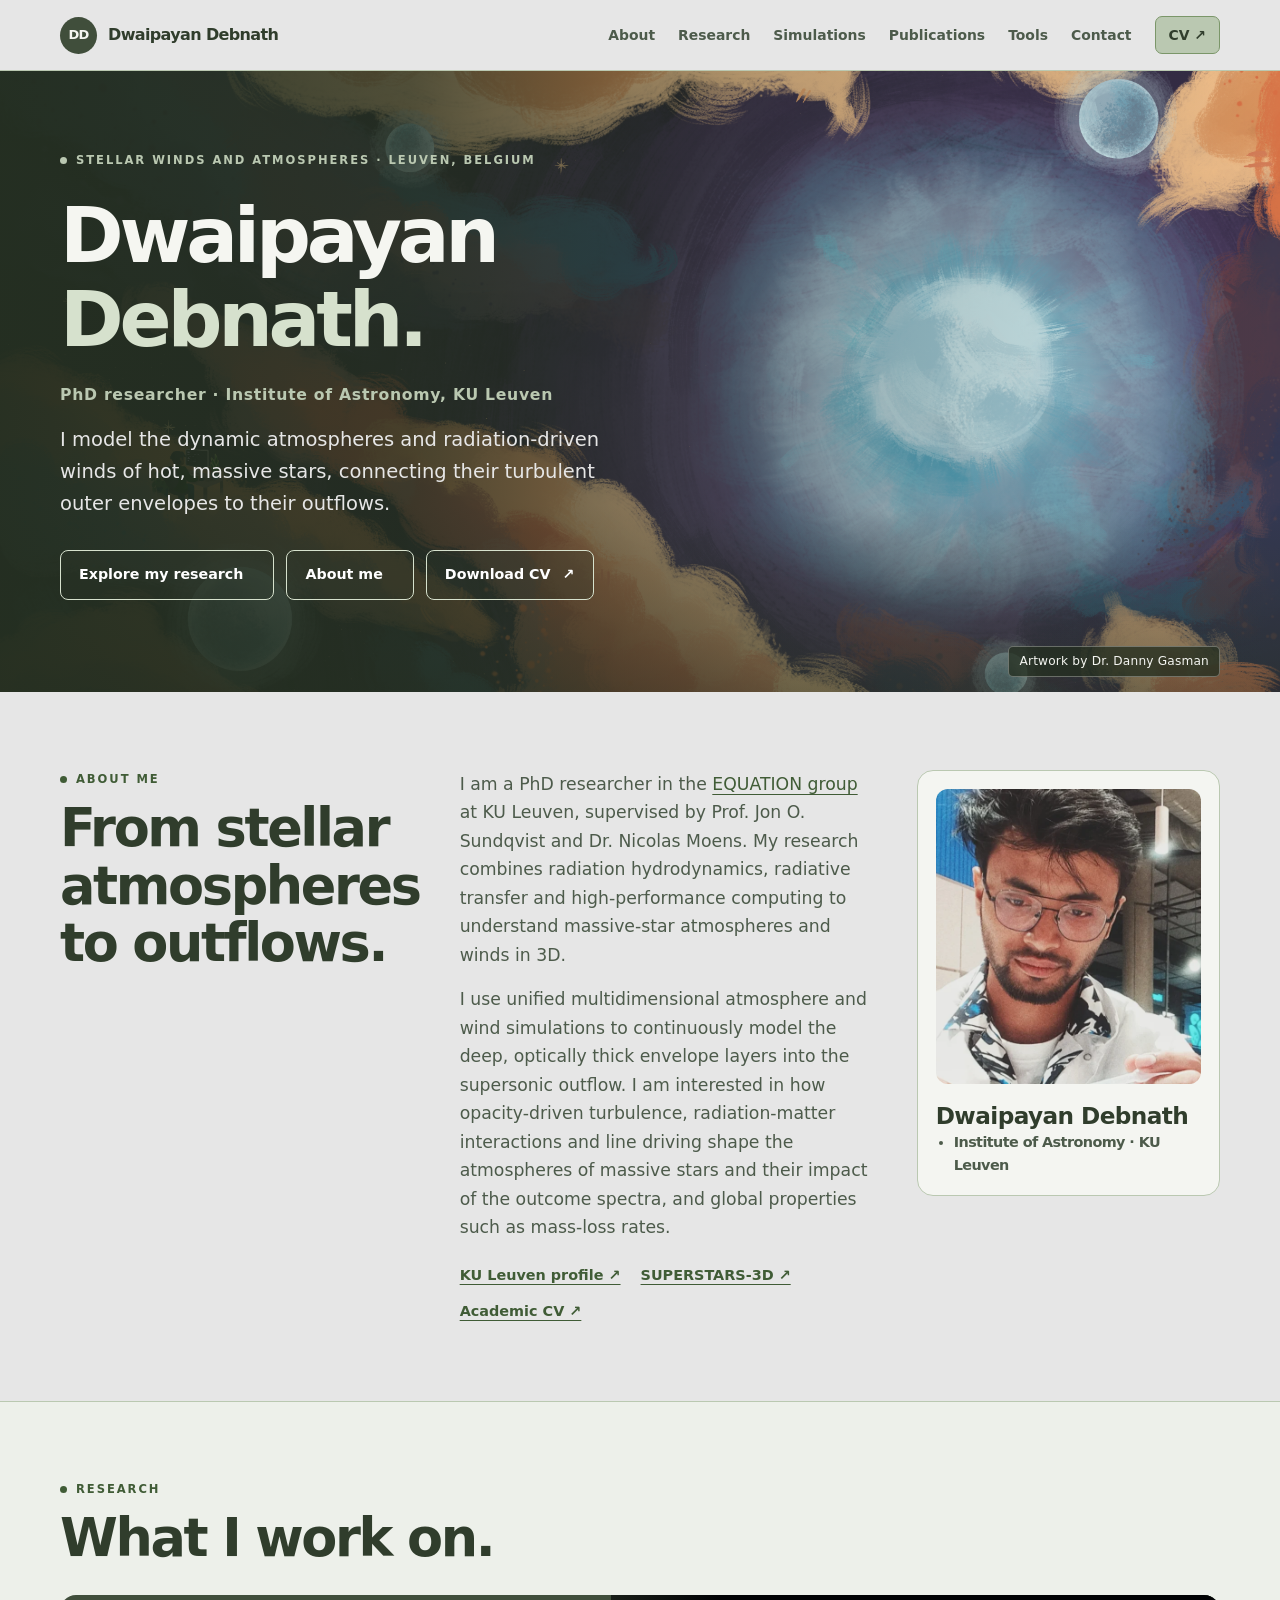
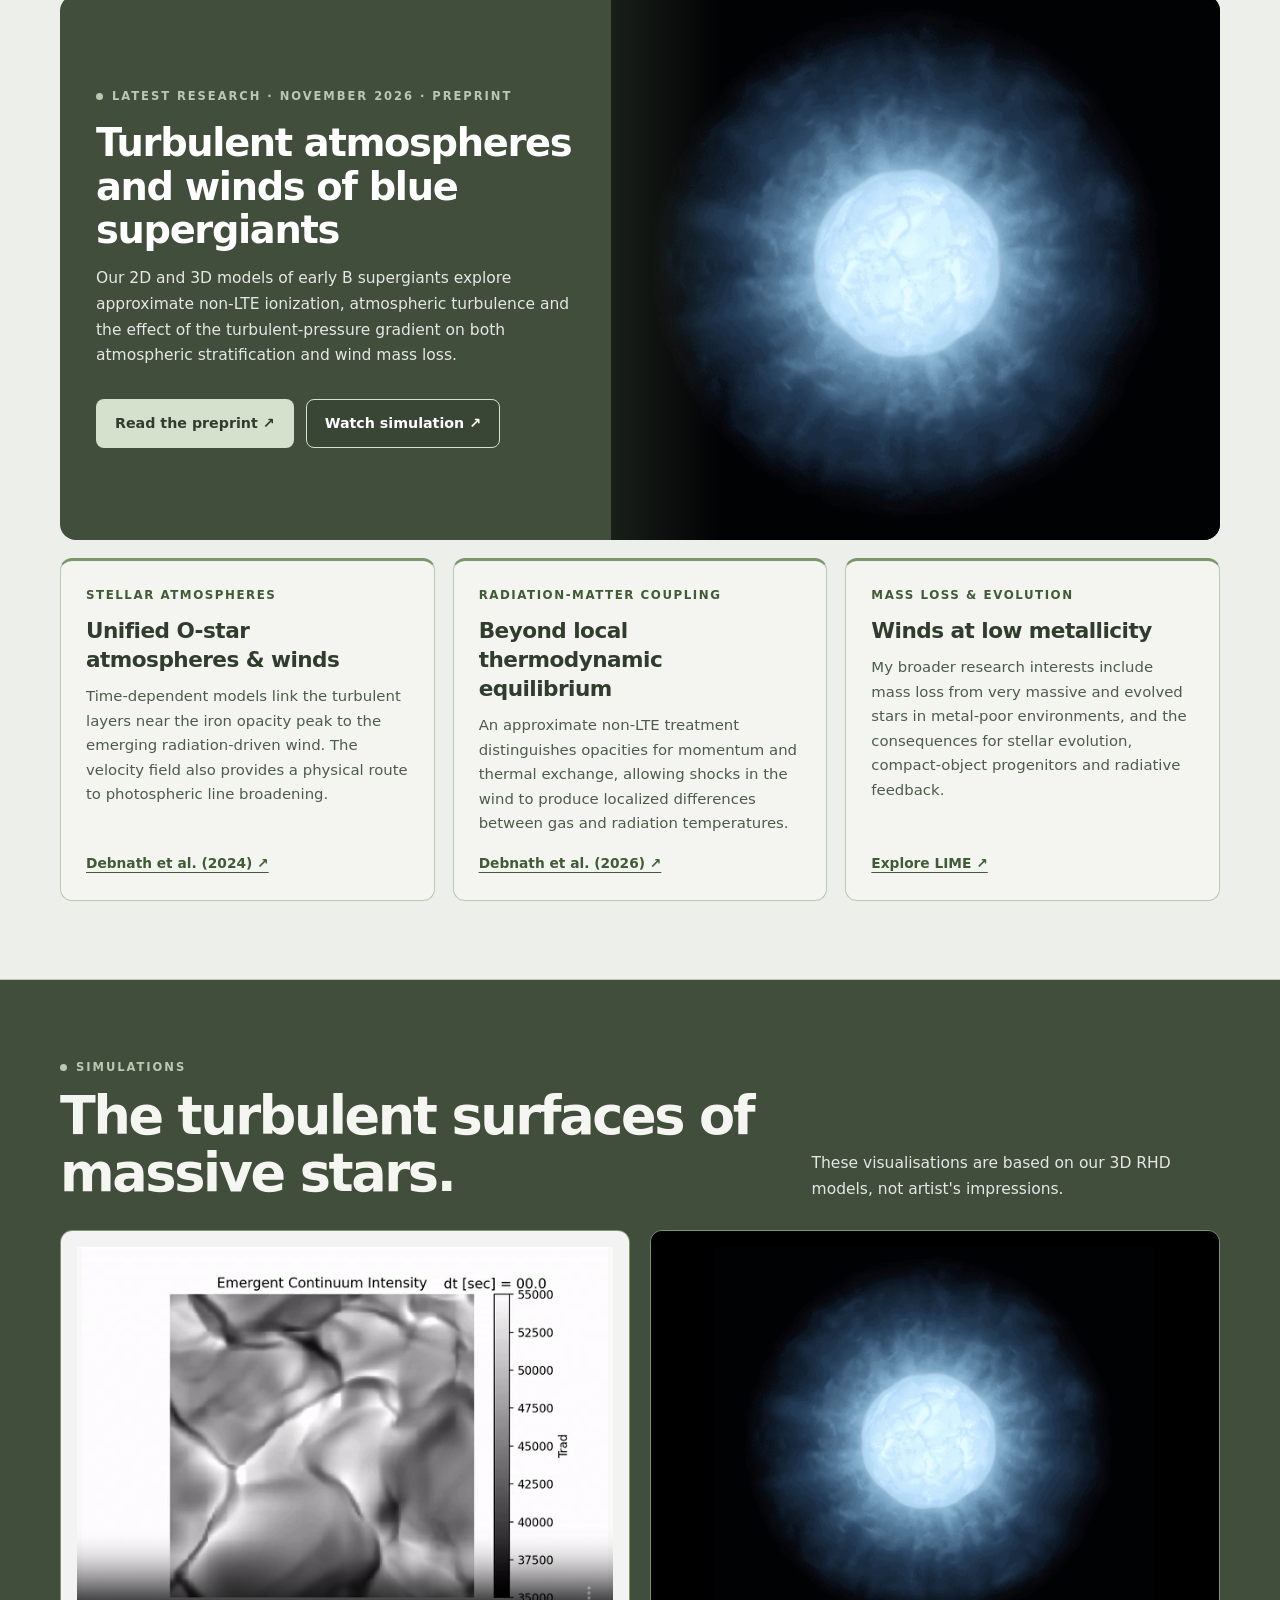
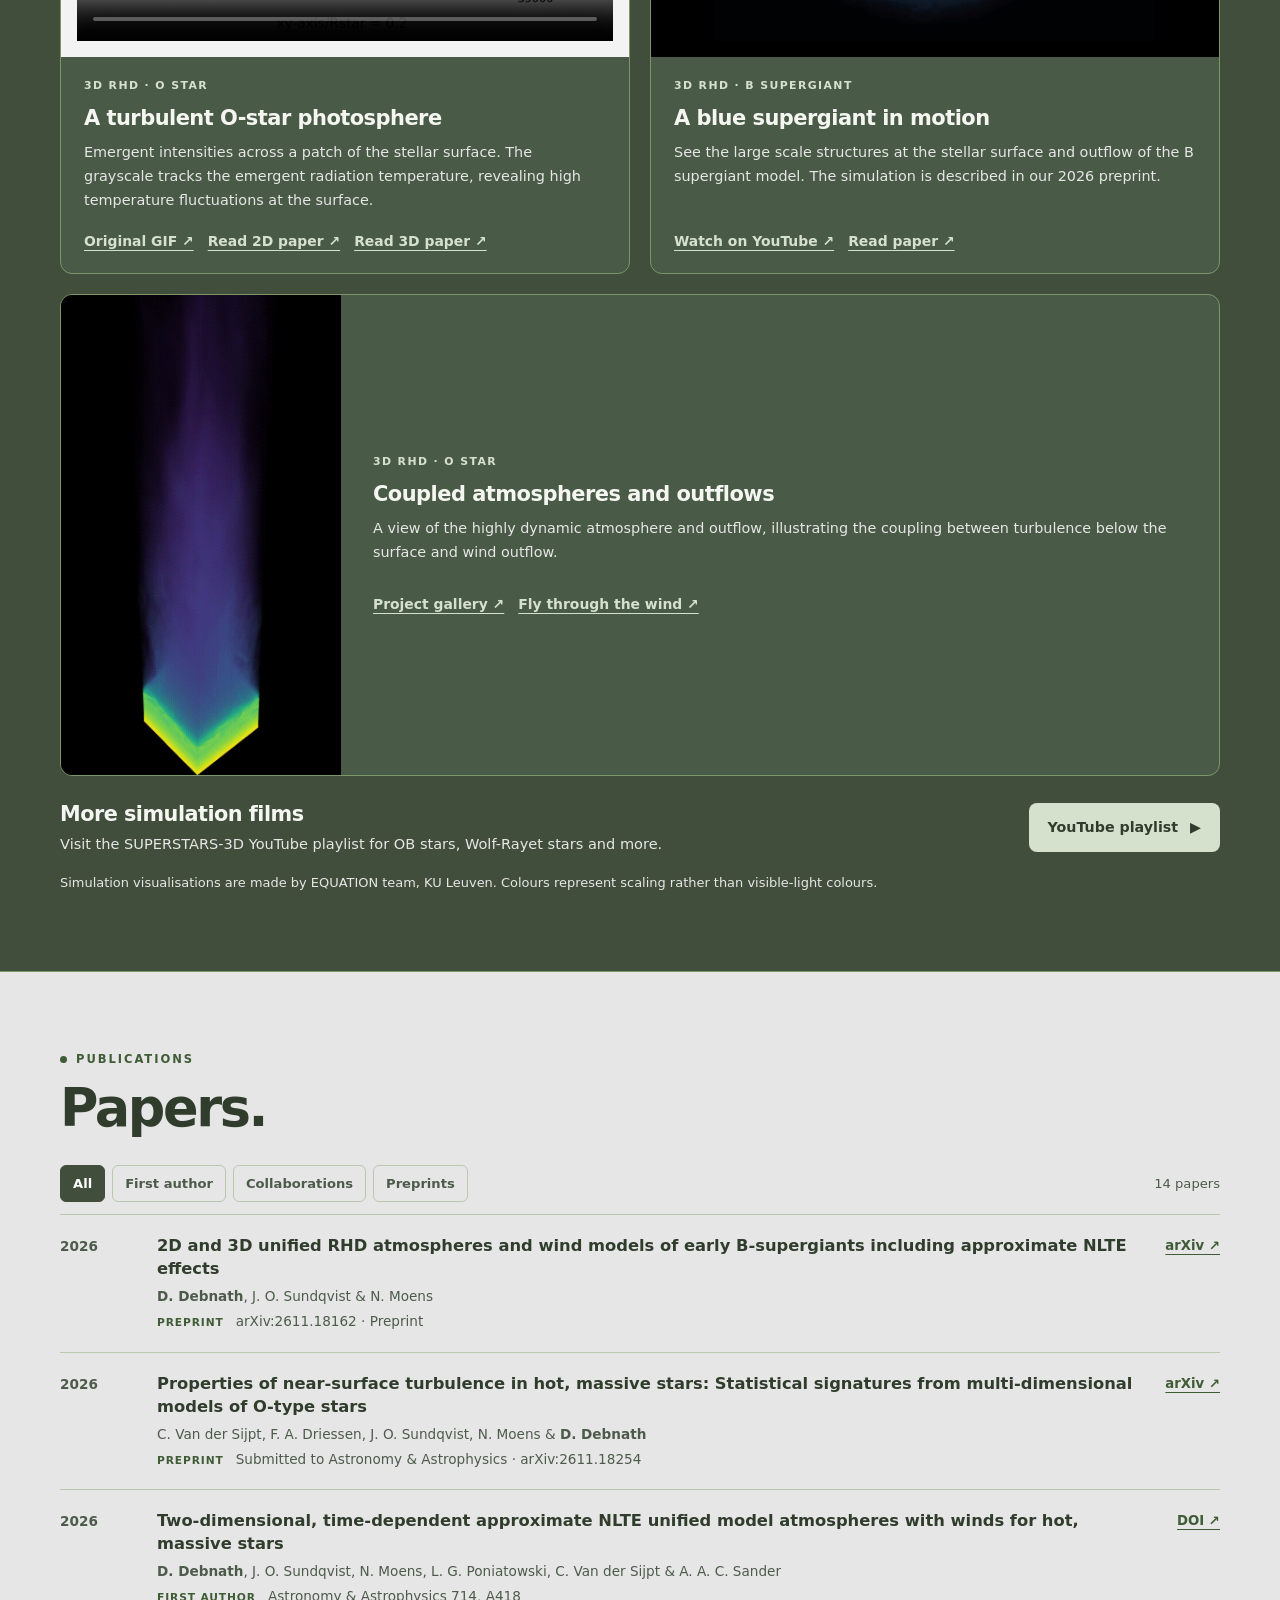
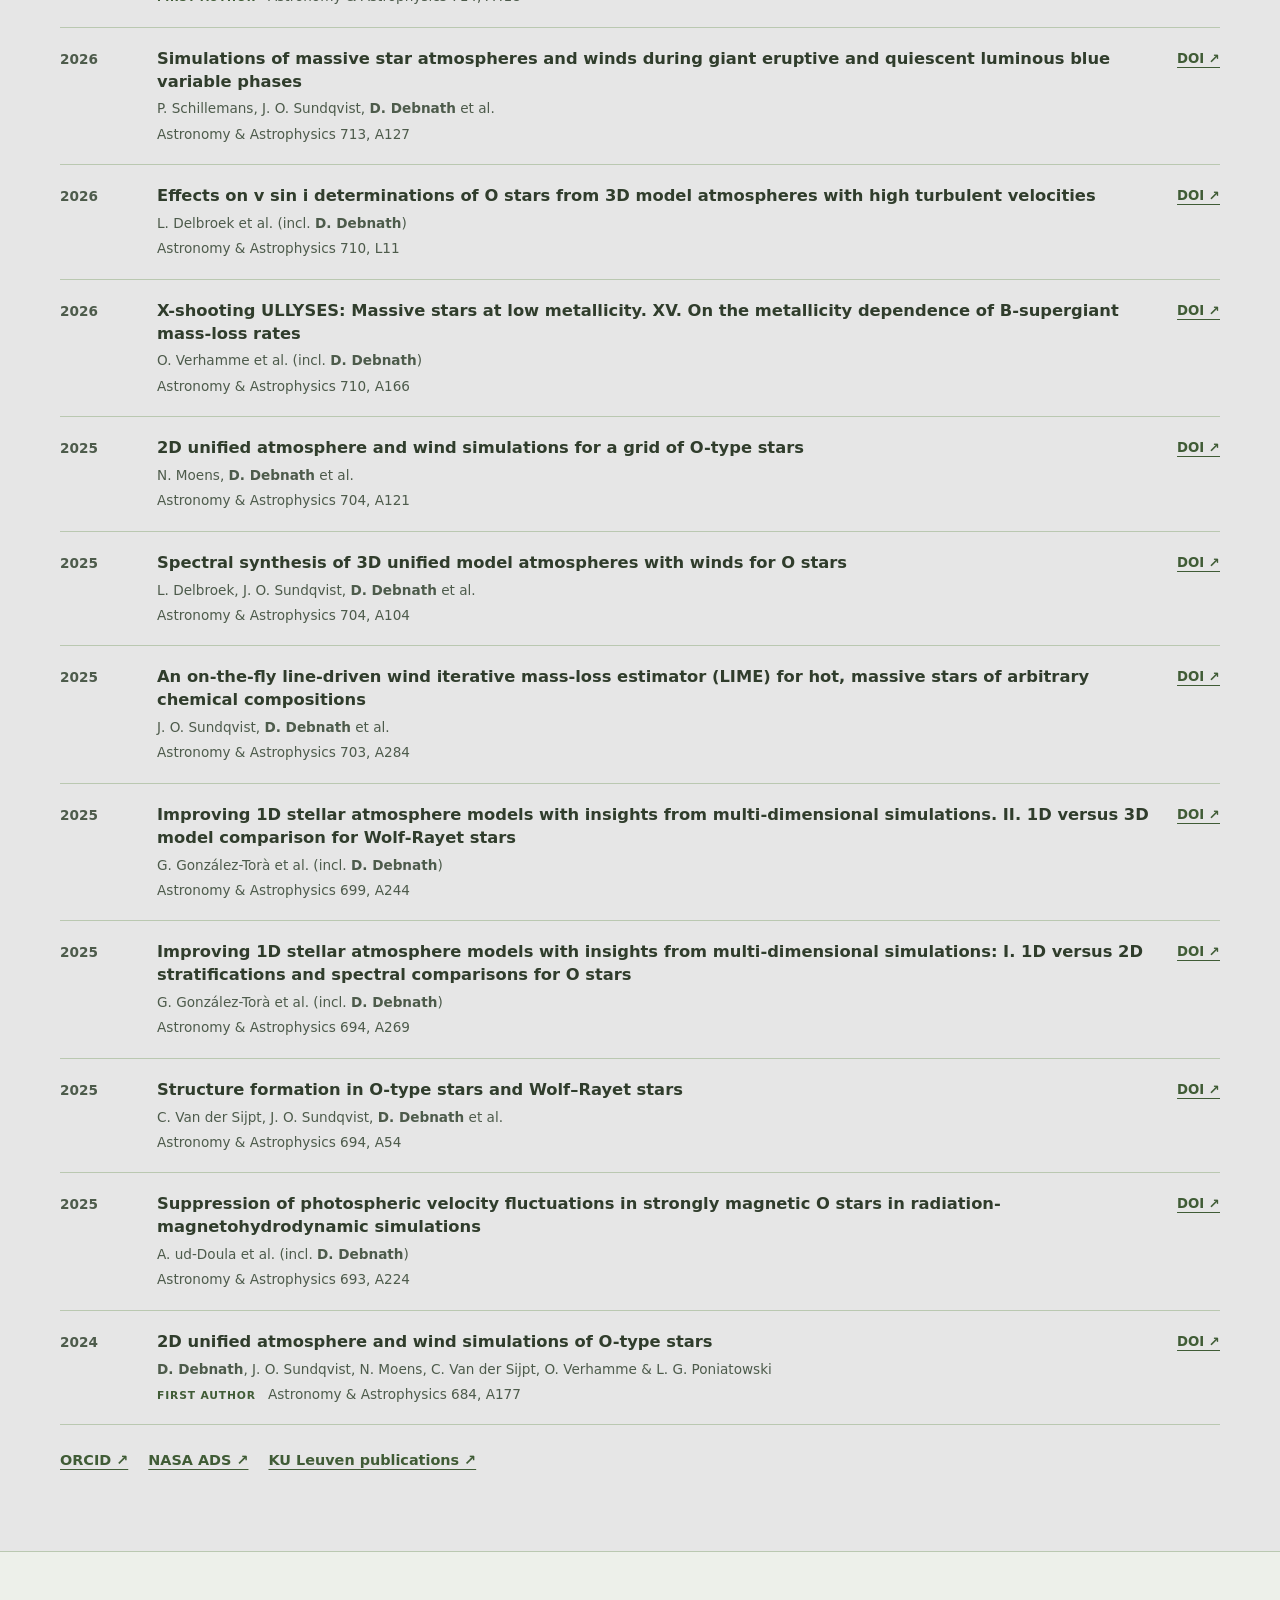
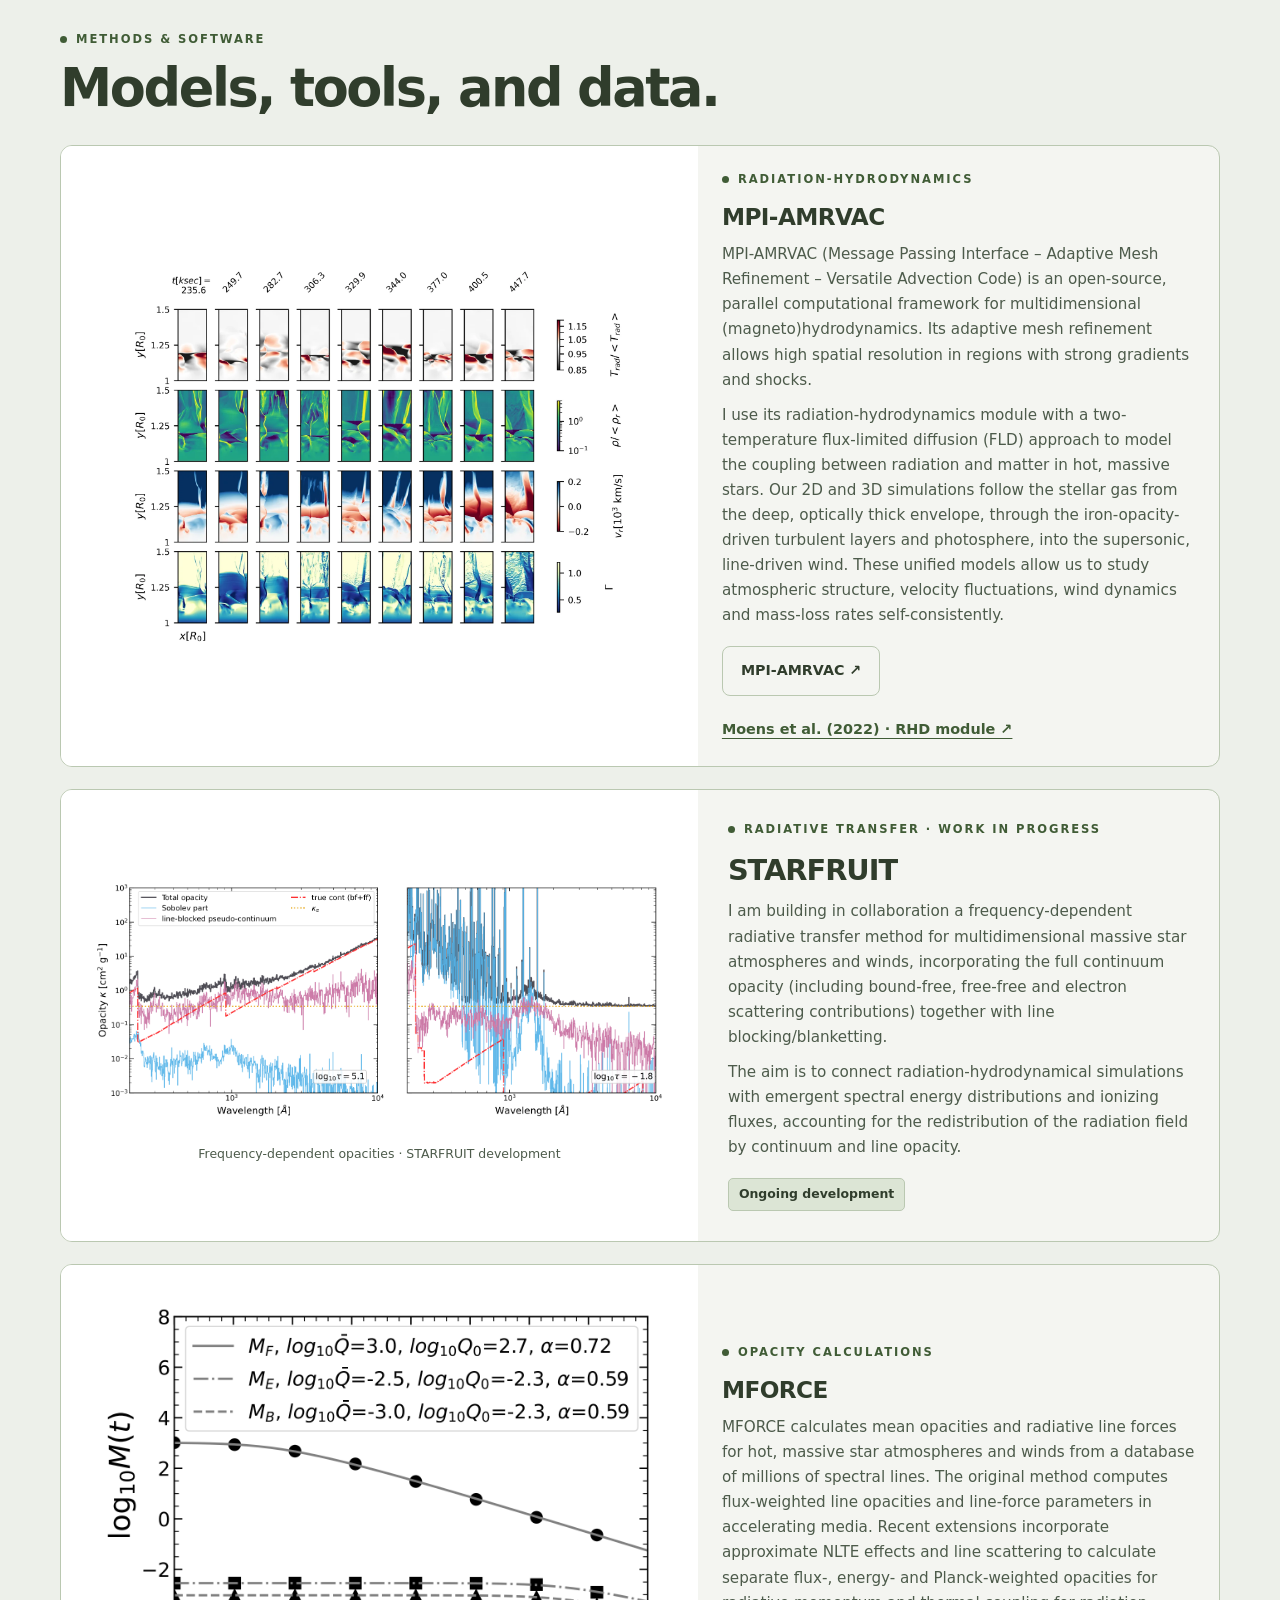
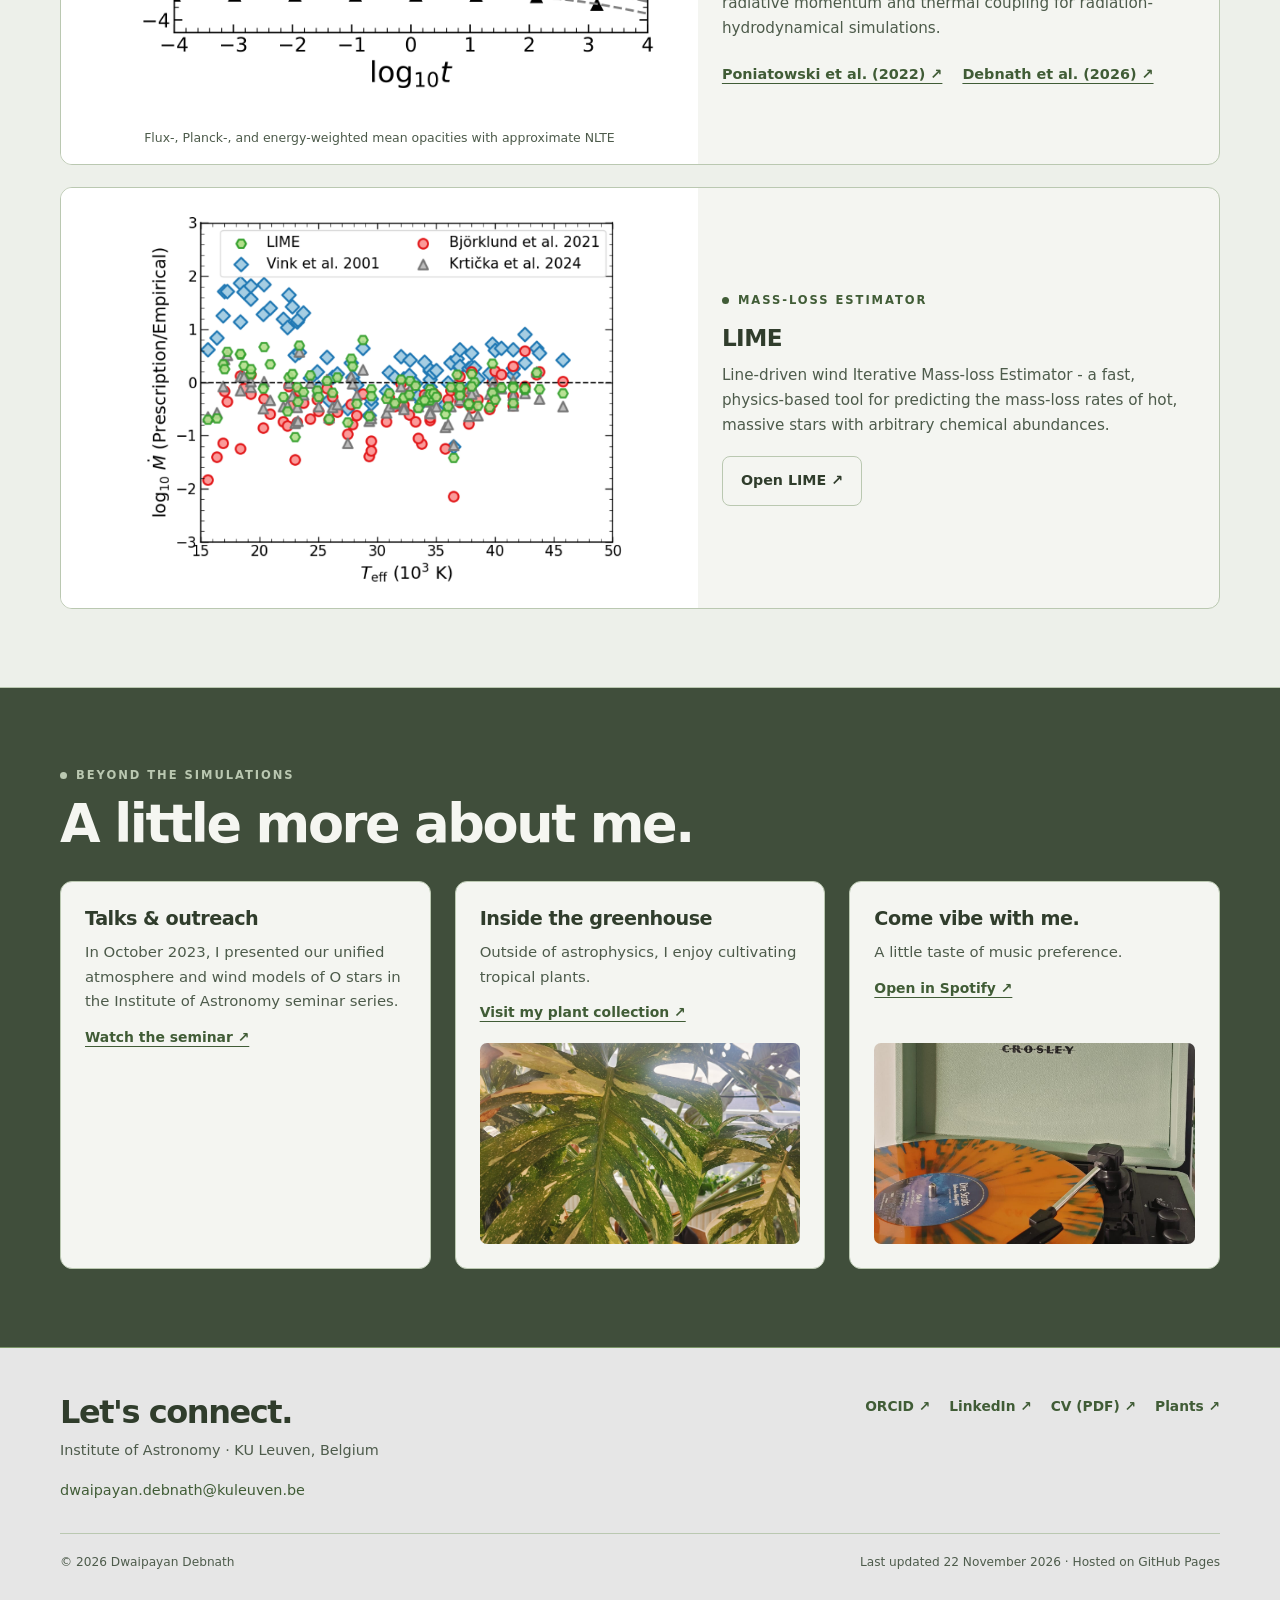
<file: index.html>
<!DOCTYPE html>
<html lang="en" class="no-js"><head>
<meta charset="utf-8"><meta name="viewport" content="width=device-width, initial-scale=1">
<title>Dwaipayan Debnath · Astrophysics</title>
<meta name="description" content="Dwaipayan Debnath, astrophysicist at KU Leuven. Multidimensional radiation hydrodynamics of massive-star atmospheres and winds, non-LTE opacities and stellar mass loss.">
<meta name="author" content="Dwaipayan Debnath"><meta name="google-site-verification" content="bNYJlW4XiFIXmzcXahtivk09VaiMTz0DPajr-knH8Mw">
<link rel="canonical" href="https://ddebnathkul.github.io/"><meta property="og:type" content="website"><meta property="og:title" content="Dwaipayan Debnath · Astrophysics"><meta property="og:description" content="From deep stellar envelopes to supersonic winds."><meta property="og:url" content="https://ddebnathkul.github.io/"><meta property="og:image" content="https://ddebnathkul.github.io/assets/img/portrait.webp"><meta name="theme-color" content="#404e3b">
<link rel="icon" href="assets/favicon.svg" type="image/svg+xml"><link rel="stylesheet" href="assets/css/site.css">
<style>
.sim-card .sim-media.media-fit{display:flex;align-items:center;justify-content:center;aspect-ratio:4/3;min-height:340px;padding:16px;overflow:hidden}
.sim-card .sim-media.media-fit img,.sim-card .sim-media.media-fit video{width:100%;height:100%;object-fit:contain;object-position:center center;display:block}
.sim-card .sim-media.media-fit.media-light{background:#f3f3f3}
.sim-card .sim-media.media-fit.media-dark{background:#000}
.sim-card .sim-media.media-fit.media-tall{min-height:380px;aspect-ratio:1/1}
.sim-card .sim-media.media-fit .video-link{width:100%;height:100%;min-height:0}
.sim-card .sim-media.media-fit .video-link img{width:100%;height:100%;object-fit:cover}
@media (max-width:720px){
  .sim-card .sim-media.media-fit,.sim-card .sim-media.media-fit.media-tall{min-height:260px;aspect-ratio:4/3;padding:10px}
}
/* Full-width card with the original vertical O-star wind animation. */
.sim-grid .sim-card-horizontal {
  grid-column: 1 / -1;
  display: grid;
  grid-template-columns: 280px minmax(0, 1fr);
  align-items: stretch;
}
.sim-card .sim-media.wind-media {
  display: flex;
  align-items: center;
  justify-content: center;
  width: 100%;
  height: 480px;
  aspect-ratio: auto;
  min-height: 0;
  padding: 0;
  overflow: hidden;
  background: #000;
}
.sim-card .sim-media.wind-media img {
  position: static;
  display: block;
  width: 100%;
  height: 100%;
  max-width: 100%;
  max-height: 100%;
  object-fit: contain;
  object-position: center;
  transform: none;
  background: #000;
}
.sim-card-horizontal .details {
  justify-content: center;
  padding: 28px 32px;
}
.sim-card-horizontal .sim-actions {
  margin-top: 12px;
}
@media (max-width: 720px) {
  .sim-grid .sim-card-horizontal {
    grid-template-columns: 1fr;
  }
  .sim-card .sim-media.wind-media {
    height: 440px;
  }
  .sim-card-horizontal .details {
    padding: 20px 23px;
  }
}
.sim-card .sim-media.bsg-media,
.sim-card .sim-media.bsg-media img {
  background: #000;
}

/* STARFRUIT and MFORCE figure cleanup */
.tool-card.starfruit-card{overflow:hidden;border:1px solid var(--line)!important;background:var(--paper)}
.starfruit-figure{margin:0;min-width:0;background:#fff;padding:16px;border:0;box-shadow:none}
.starfruit-figure .zoom-link{display:block;background:#fff}
.starfruit-figure img{display:block;width:100%;height:auto;background:#fff;border:0;box-shadow:none}
.starfruit-figure figcaption{padding:8px 0 0;text-align:center;color:var(--muted);font-size:.78rem}
.tool-card.mforce-card{display:grid;grid-template-columns:1.1fr .9fr;align-items:center;background:var(--paper);border:1px solid var(--line)!important}
.mforce-figure{margin:0;min-width:0;align-self:stretch;display:flex;flex-direction:column;justify-content:center;background:#fff;padding:16px}
.mforce-figure .zoom-link{display:block;background:#fff}
.mforce-figure img{display:block;width:100%;height:auto;background:#fff;border:0;box-shadow:none}
.mforce-figure figcaption{padding:8px 0 0;text-align:center;color:var(--muted);font-size:.78rem}
@media(max-width:720px){.mforce-figure,.starfruit-figure{padding:12px}.tool-card.mforce-card{grid-template-columns:1fr}}
/* Match the greenhouse card to the outreach card while preserving its layout. */
#beyond .small-card.green{background:var(--paper);border-color:var(--line)}

/* Keep the reordered methods cards in a continuous, full-width sequence. */
#tools .tool-card.method-wide{grid-column:1/-1;display:grid;grid-template-columns:1.1fr .9fr;align-items:center}
#tools .method-wide>.zoom-link{min-width:0;align-self:stretch;display:flex;align-items:center;justify-content:center;background:#fff}
#tools .method-wide>.zoom-link img{width:100%;height:auto;max-height:420px;object-fit:contain;padding:16px}
@media(max-width:720px){#tools .tool-card.method-wide{grid-template-columns:1fr}#tools .method-wide>.zoom-link img{max-height:340px}}

/* Three personal-interest cards, with matching backgrounds and responsive images. */
#beyond .personal-grid{grid-template-columns:repeat(3,minmax(0,1fr));gap:24px;align-items:stretch}
#beyond .personal-grid .small-card{display:flex;flex-direction:column;align-items:stretch;gap:0;min-width:0;background:var(--paper);border-color:var(--line)}
#beyond .personal-grid .small-card h3{overflow-wrap:anywhere}
#beyond .personal-grid .small-card .personal-image{display:block;margin-top:auto;padding-top:18px;min-width:0;line-height:0}
#beyond .personal-grid .small-card .personal-image img{display:block;width:100%;height:auto;aspect-ratio:16/10;object-fit:contain;object-position:center;border-radius:7px;background:var(--secondary-soft,#e7ece3)}
@media(max-width:900px){#beyond .personal-grid{gap:16px}#beyond .personal-grid .small-card{padding:20px}}
@media(max-width:720px){#beyond .personal-grid{grid-template-columns:minmax(0,1fr)}#beyond .personal-grid .small-card .personal-image img{max-height:250px}}

/* BEGIN homepage palette and photograph update */
/* Repeat the existing dark / mist / pale-green section rhythm. */
#about, #publications { background: var(--bg, #e6e6e6); }
#research, #tools { background: #edf0ea; }
#beyond {
  background: var(--navy, #404e3b);
  color: #f5f6f1;
  border-color: #7b9669;
}
#beyond .section-title .eyebrow { color: var(--warm, #bac8b1); }
#beyond .personal-grid .small-card {
  background: var(--paper, #f4f5f1);
  color: var(--ink, #303d2c);
  border-color: var(--line, #bac8b1);
}
/* Crop photographs to fill their frames, without letterboxing. */
#beyond .personal-grid .small-card .personal-image img {
  display: block;
  width: 100%;
  height: auto;
  aspect-ratio: 16 / 10;
  object-fit: cover;
  object-position: center;
  background: transparent;
}
/* Return to the mist tone after the dark personal section. */
#contact.footer {
  background: var(--bg, #e6e6e6);
  color: var(--muted, #4d5b4b);
}
#contact.footer h2 { color: var(--ink, #303d2c); }
#contact.footer a { color: var(--blue, #405c36); }
#contact.footer .footer-bottom {
  color: var(--muted, #4d5b4b);
  border-color: var(--line, #bac8b1);
}
/* END homepage palette and photograph update */
</style>
<script type="application/ld+json">{"@context":"https://schema.org","@type":"Person","name":"Dwaipayan Debnath","alternateName":"D. Debnath","jobTitle":"PhD researcher in astrophysics","affiliation":{"@type":"CollegeOrUniversity","name":"KU Leuven","url":"https://www.kuleuven.be"},"url":"https://ddebnathkul.github.io/","image":"https://ddebnathkul.github.io/assets/img/portrait.webp","sameAs":["https://orcid.org/0000-0002-9571-2590","https://www.kuleuven.be/wieiswie/en/person/00141604","https://be.linkedin.com/in/dwaipayan-debnath-a316929b"]}</script>
<script src="assets/js/site.js" defer></script>
</head><body>
<a class="skip" href="#main">Skip to content</a>
<header class="masthead"><nav class="container nav" aria-label="Main navigation"><a class="brand" href="index.html"><span class="brand-mark" aria-hidden="true">DD</span>Dwaipayan Debnath</a><button class="nav-toggle" aria-expanded="false" aria-controls="nav-links">Menu</button><div class="nav-links" id="nav-links"><a href="#about">About</a><a href="#research">Research</a><a href="#highlights">Simulations</a><a href="#publications">Publications</a><a href="#tools">Tools</a><a href="#contact">Contact</a><a class="nav-cv" href="cv.html">CV ↗</a></div></nav></header>
<main id="main">
<section class="hero" aria-labelledby="hero-title"><div class="container hero-grid"><div><div class="eyebrow">Stellar winds and atmospheres · Leuven, Belgium</div><h1 id="hero-title">Dwaipayan <span>Debnath.</span></h1><div class="role">PhD researcher · Institute of Astronomy, KU Leuven</div><p class="intro">I model the dynamic atmospheres and radiation-driven winds of hot, massive stars, connecting their turbulent outer envelopes to their outflows.</p><div class="actions"><a class="button ghost" href="#research">Explore my research <span aria-hidden="true"></span></a><a class="button ghost" href="#about">About me <span aria-hidden="true"></span></a><a class="button ghost" href="cv.pdf">Download CV <span aria-hidden="true">↗</span></a></div></div></div><div class="container hero-credit-wrap"><p class="hero-credit">Artwork by Dr. Danny Gasman</p></div></section>
<section id="about" class="section"><div class="container about"><div><div class="eyebrow">About me</div><h2>From stellar atmospheres to outflows.</h2></div><div class="body-copy"><p>I am a PhD researcher in the <a href="https://fys.kuleuven.be/ster/research-projects/equation-folder/equation-home">EQUATION group</a> at KU Leuven, supervised by Prof. Jon O. Sundqvist and Dr. Nicolas Moens. My research combines radiation hydrodynamics, radiative transfer and high-performance computing to understand massive-star atmospheres and winds in 3D.</p><p> I use unified multidimensional atmosphere and wind simulations to continuously model the deep, optically thick envelope layers into the supersonic outflow. I am interested in how opacity-driven turbulence, radiation-matter interactions and line driving shape the atmospheres of massive stars and their impact of the outcome spectra, and global properties such as mass-loss rates.</p><div class="text-links"><a href="https://www.kuleuven.be/wieiswie/en/person/00141604">KU Leuven profile ↗</a><a href="https://fys.kuleuven.be/ster/research-projects/superstars-3d">SUPERSTARS-3D ↗</a><a href="cv.html">Academic CV ↗</a></div></div><aside class="about-profile"><img src="assets/img/portrait.webp" alt="Portrait of Dwaipayan Debnath" width="615" height="650"><h3>Dwaipayan Debnath<ul><li>Institute of Astronomy · KU Leuven</aside></div></section>
<section id="research" class="section"><div class="container"><div class="section-title"><div><div class="eyebrow">Research</div><h2>What I work on.</h2></div></div>
<article class="paper-feature"><div class="feature-copy"><div class="eyebrow">Latest research · November 2026 · Preprint</div><h3>Turbulent atmospheres and winds of blue supergiants</h3><p>Our 2D and 3D models of early B supergiants explore approximate non-LTE ionization, atmospheric turbulence and the effect of the turbulent-pressure gradient on both atmospheric stratification and wind mass loss.</p><div class="actions"><a class="button light" href="https://arxiv.org/abs/2611.18162">Read the preprint ↗</a><a class="button ghost" href="assets/img/b_star.gif">Watch simulation ↗</a></div></div><div class="media"><img src="assets/img/b_star.gif" alt="Animated 3D blue supergiant atmosphere and wind simulation" style="width:100%;height:100%;object-fit:contain;" loading="lazy"></div></article>
<div class="research-grid">
<article class="research-card"><span class="num">STELLAR ATMOSPHERES</span><h3>Unified O-star atmospheres &amp; winds</h3><p>Time-dependent models link the turbulent layers near the iron opacity peak to the emerging radiation-driven wind. The velocity field also provides a physical route to photospheric line broadening.</p><a href="https://doi.org/10.1051/0004-6361/202348206">Debnath et al. (2024) ↗</a></article>
<article class="research-card"><span class="num">RADIATION-MATTER COUPLING</span><h3>Beyond local thermodynamic equilibrium</h3><p>An approximate non-LTE treatment distinguishes opacities for momentum and thermal exchange, allowing shocks in the wind to produce localized differences between gas and radiation temperatures.</p><a href="https://doi.org/10.1051/0004-6361/202660303">Debnath et al. (2026) ↗</a></article>
<article class="research-card"><span class="num">MASS LOSS &amp; EVOLUTION</span><h3>Winds at low metallicity</h3><p>My broader research interests include mass loss from very massive and evolved stars in metal-poor environments, and the consequences for stellar evolution, compact-object progenitors and radiative feedback.</p><a href="https://lime.ster.kuleuven.be/">Explore LIME ↗</a></article>
</div></div></section>
<section id="highlights" class="section simulations"><div class="container"><div class="section-title"><div><div class="eyebrow">Simulations</div><h2>The turbulent surfaces of massive stars.</h2></div><p>These visualisations are based on our 3D RHD models, not artist's impressions.</p></div><div class="sim-grid">
<figure class="sim-card"><div class="sim-media media-fit media-light"><video id="ostar-video" data-autoplay muted loop playsinline controls preload="metadata" poster="assets/img/ostar-poster.webp" aria-label="Animated local patch of an O-star photosphere"><source src="assets/img/ostar-surface.mp4" type="video/mp4"><a href="assets/img/Ostar_surface.gif">Open the original GIF</a></video></div><figcaption class="details"><span class="tag">3D RHD · O star </span><h3>A turbulent O-star photosphere</h3><p>Emergent intensities across a patch of the stellar surface. The grayscale tracks the emergent radiation temperature, revealing high temperature fluctuations at the surface.</p><div class="sim-actions"><a href="assets/img/Ostar_surface.gif">Original GIF ↗</a><a href="https://doi.org/10.1051/0004-6361/202348206">Read 2D paper ↗</a></a><a href="https://doi.org/10.1051/0004-6361/202556421">Read 3D paper ↗</a></div></figcaption></figure>
<figure class="sim-card"><div class="sim-media media-fit bsg-media"><img src="assets/img/b_star.gif" alt="Animated 3D blue supergiant atmosphere and wind simulation" loading="lazy"></div><figcaption class="details"><span class="tag">3D RHD · B supergiant </span><h3>A blue supergiant in motion</h3><p>See the large scale structures at the stellar surface and outflow of the B supergiant model. The simulation is described in our 2026 preprint.</p><div class="sim-actions"><a href="https://www.youtube.com/watch?v=ZTtym99vFFk">Watch on YouTube ↗</a><a href="https://arxiv.org/abs/2611.18162">Read paper ↗</a></div></figcaption></figure>
<figure class="sim-card sim-card-horizontal"><div class="sim-media wind-media"><img src="assets/img/ostar-atmosphere-wind.gif" alt="Time evolution of the gas in a 3D O-star atmosphere and wind" loading="lazy"></div><figcaption class="details"><span class="tag">3D RHD · O star</span><h3>Coupled atmospheres and outflows</h3><p>A view of the highly dynamic atmosphere and outflow, illustrating the coupling between turbulence below the surface and wind outflow.</p><div class="sim-actions"><a href="https://fys.kuleuven.be/ster/research-projects/superstars-3d">Project gallery ↗</a><a href="https://www.youtube.com/watch?v=GnjIa8Vcyk8">Fly through the wind ↗</a></div></figcaption></figure>
</div><div class="playlist"><div><h3>More simulation films</h3><p>Visit the SUPERSTARS-3D YouTube playlist for OB stars, Wolf-Rayet stars and more.</p></div><a class="button light" href="https://www.youtube.com/playlist?list=PLQwcBRqZUpofNHd9Uj8W3k5oSAGP5VfqC">YouTube playlist <span aria-hidden="true">▶</span></a></div><p class="note">Simulation visualisations are made by EQUATION team, KU Leuven. Colours represent scaling rather than visible-light colours.</p></div></section>
<section id="publications" class="section"><div class="container"><div class="section-title"><div><div class="eyebrow">Publications</div><h2>Papers.</h2></div></p></div><div class="pub-top"><div class="filters" role="group" aria-label="Filter publications"><button type="button" data-filter="all" aria-pressed="true">All</button><button type="button" data-filter="first" aria-pressed="false">First author</button><button type="button" data-filter="collab" aria-pressed="false">Collaborations</button><button type="button" data-filter="preprint" aria-pressed="false">Preprints</button></div><span class="pub-count" aria-live="polite"></span></div>
<div class="pub-list" id="publication-list">
<article class="pub-row" data-kind="first preprint"><div class="pub-year">2026</div><div><a class="pub-title" href="https://arxiv.org/abs/2611.18162">2D and 3D unified RHD atmospheres and wind models of early B-supergiants including approximate NLTE effects</a><div class="pub-authors"><strong>D. Debnath</strong>, J. O. Sundqvist &amp; N. Moens</div><div class="pub-journal"><span class=pub-badge>Preprint</span>arXiv:2611.18162 · Preprint</div></div><a class="pub-link" href="https://arxiv.org/abs/2611.18162">arXiv ↗</a></article>
<article class="pub-row" data-kind="collab preprint"><div class="pub-year">2026</div><div><a class="pub-title" href="https://arxiv.org/abs/2611.18254">Properties of near-surface turbulence in hot, massive stars: Statistical signatures from multi-dimensional models of O-type stars</a><div class="pub-authors">C. Van der Sijpt, F. A. Driessen, J. O. Sundqvist, N. Moens &amp; <strong>D. Debnath</strong></div><div class="pub-journal"><span class="pub-badge">Preprint</span>Submitted to Astronomy &amp; Astrophysics · arXiv:2611.18254</div></div><a class="pub-link" href="https://arxiv.org/abs/2611.18254">arXiv ↗</a></article>
<article class="pub-row" data-kind="first"><div class="pub-year">2026</div><div><a class="pub-title" href="https://doi.org/10.1051/0004-6361/202660303">Two-dimensional, time-dependent approximate NLTE unified model atmospheres with winds for hot, massive stars</a><div class="pub-authors"><strong>D. Debnath</strong>, J. O. Sundqvist, N. Moens, L. G. Poniatowski, C. Van der Sijpt &amp; A. A. C. Sander</div><div class="pub-journal"><span class=pub-badge>First author</span>Astronomy &amp; Astrophysics 714, A418</div></div><a class="pub-link" href="https://doi.org/10.1051/0004-6361/202660303">DOI ↗</a></article>
<article class="pub-row" data-kind="collab"><div class="pub-year">2026</div><div><a class="pub-title" href="https://doi.org/10.1051/0004-6361/202660010">Simulations of massive star atmospheres and winds during giant eruptive and quiescent luminous blue variable phases</a><div class="pub-authors">P. Schillemans, J. O. Sundqvist, <strong>D. Debnath</strong> et al.</div><div class="pub-journal">Astronomy &amp; Astrophysics 713, A127</div></div><a class="pub-link" href="https://doi.org/10.1051/0004-6361/202660010">DOI ↗</a></article>
<article class="pub-row" data-kind="collab"><div class="pub-year">2026</div><div><a class="pub-title" href="https://doi.org/10.1051/0004-6361/202660102">Effects on v sin i determinations of O stars from 3D model atmospheres with high turbulent velocities</a><div class="pub-authors">L. Delbroek et al. (incl. <strong>D. Debnath</strong>)</div><div class="pub-journal">Astronomy &amp; Astrophysics 710, L11</div></div><a class="pub-link" href="https://doi.org/10.1051/0004-6361/202660102">DOI ↗</a></article>
<article class="pub-row" data-kind="collab"><div class="pub-year">2026</div><div><a class="pub-title" href="https://doi.org/10.1051/0004-6361/202558274">X-shooting ULLYSES: Massive stars at low metallicity. XV. On the metallicity dependence of B-supergiant mass-loss rates</a><div class="pub-authors">O. Verhamme et al. (incl. <strong>D. Debnath</strong>)</div><div class="pub-journal">Astronomy &amp; Astrophysics 710, A166</div></div><a class="pub-link" href="https://doi.org/10.1051/0004-6361/202558274">DOI ↗</a></article>
<article class="pub-row" data-kind="collab"><div class="pub-year">2025</div><div><a class="pub-title" href="https://doi.org/10.1051/0004-6361/202556825">2D unified atmosphere and wind simulations for a grid of O-type stars</a><div class="pub-authors">N. Moens, <strong>D. Debnath</strong> et al.</div><div class="pub-journal">Astronomy &amp; Astrophysics 704, A121</div></div><a class="pub-link" href="https://doi.org/10.1051/0004-6361/202556825">DOI ↗</a></article>
<article class="pub-row" data-kind="collab"><div class="pub-year">2025</div><div><a class="pub-title" href="https://doi.org/10.1051/0004-6361/202556421">Spectral synthesis of 3D unified model atmospheres with winds for O stars</a><div class="pub-authors">L. Delbroek, J. O. Sundqvist, <strong>D. Debnath</strong> et al.</div><div class="pub-journal">Astronomy &amp; Astrophysics 704, A104</div></div><a class="pub-link" href="https://doi.org/10.1051/0004-6361/202556421">DOI ↗</a></article>
<article class="pub-row" data-kind="collab"><div class="pub-year">2025</div><div><a class="pub-title" href="https://doi.org/10.1051/0004-6361/202554940">An on-the-fly line-driven wind iterative mass-loss estimator (LIME) for hot, massive stars of arbitrary chemical compositions</a><div class="pub-authors">J. O. Sundqvist, <strong>D. Debnath</strong> et al.</div><div class="pub-journal">Astronomy &amp; Astrophysics 703, A284</div></div><a class="pub-link" href="https://doi.org/10.1051/0004-6361/202554940">DOI ↗</a></article>
<article class="pub-row" data-kind="collab"><div class="pub-year">2025</div><div><a class="pub-title" href="https://doi.org/10.1051/0004-6361/202554125">Improving 1D stellar atmosphere models with insights from multi-dimensional simulations. II. 1D versus 3D model comparison for Wolf-Rayet stars</a><div class="pub-authors">G. González-Torà et al. (incl. <strong>D. Debnath</strong>)</div><div class="pub-journal">Astronomy &amp; Astrophysics 699, A244</div></div><a class="pub-link" href="https://doi.org/10.1051/0004-6361/202554125">DOI ↗</a></article>
<article class="pub-row" data-kind="collab"><div class="pub-year">2025</div><div><a class="pub-title" href="https://doi.org/10.1051/0004-6361/202452241">Improving 1D stellar atmosphere models with insights from multi-dimensional simulations: I. 1D versus 2D stratifications and spectral comparisons for O stars</a><div class="pub-authors">G. González-Torà et al. (incl. <strong>D. Debnath</strong>)</div><div class="pub-journal">Astronomy &amp; Astrophysics 694, A269</div></div><a class="pub-link" href="https://doi.org/10.1051/0004-6361/202452241">DOI ↗</a></article>
<article class="pub-row" data-kind="collab"><div class="pub-year">2025</div><div><a class="pub-title" href="https://doi.org/10.1051/0004-6361/202452385">Structure formation in O-type stars and Wolf–Rayet stars</a><div class="pub-authors">C. Van der Sijpt, J. O. Sundqvist, <strong>D. Debnath</strong> et al.</div><div class="pub-journal">Astronomy &amp; Astrophysics 694, A54</div></div><a class="pub-link" href="https://doi.org/10.1051/0004-6361/202452385">DOI ↗</a></article>
<article class="pub-row" data-kind="collab"><div class="pub-year">2025</div><div><a class="pub-title" href="https://doi.org/10.1051/0004-6361/202452375">Suppression of photospheric velocity fluctuations in strongly magnetic O stars in radiation-magnetohydrodynamic simulations</a><div class="pub-authors">A. ud-Doula et al. (incl. <strong>D. Debnath</strong>)</div><div class="pub-journal">Astronomy &amp; Astrophysics 693, A224</div></div><a class="pub-link" href="https://doi.org/10.1051/0004-6361/202452375">DOI ↗</a></article>
<article class="pub-row" data-kind="first"><div class="pub-year">2024</div><div><a class="pub-title" href="https://doi.org/10.1051/0004-6361/202348206">2D unified atmosphere and wind simulations of O-type stars</a><div class="pub-authors"><strong>D. Debnath</strong>, J. O. Sundqvist, N. Moens, C. Van der Sijpt, O. Verhamme &amp; L. G. Poniatowski</div><div class="pub-journal"><span class=pub-badge>First author</span>Astronomy &amp; Astrophysics 684, A177</div></div><a class="pub-link" href="https://doi.org/10.1051/0004-6361/202348206">DOI ↗</a></article>
</div><div class="text-links pub-more"><a href="https://orcid.org/0000-0002-9571-2590">ORCID ↗</a><a href="https://ui.adsabs.harvard.edu/search/q=author%3A%22Debnath%2C%20Dwaipayan%22">NASA ADS ↗</a><a href="https://www.kuleuven.be/wieiswie/en/person/00141604">KU Leuven publications ↗</a></div></div></section>
<section id="tools" class="section"><div class="container"><div class="section-title"><div><div class="eyebrow">Methods &amp; software</div><h2>Models, tools, and data.</h2></div></div><div class="tools-grid"><article class="tool-card method-wide"><a class="zoom-link" href="assets/img/timeseries.png" data-zoom><img src="assets/img/timeseries-web.webp" alt="Time series of temperature, density, velocity, and Eddington factor in a 2D O-star atmosphere and wind model" loading="lazy" width="1600" height="1231"></a><div class="tool-copy"><div class="eyebrow">Radiation-hydrodynamics</div><h3>MPI-AMRVAC </h3><p>MPI-AMRVAC (Message Passing Interface – Adaptive Mesh Refinement – Versatile Advection Code) is an open-source, parallel computational framework for multidimensional (magneto)hydrodynamics. Its adaptive mesh refinement allows high spatial resolution in regions with strong gradients and shocks.</p><p>I use its radiation-hydrodynamics module with a two-temperature flux-limited diffusion (FLD) approach to model the coupling between radiation and matter in hot, massive stars. Our 2D and 3D simulations follow the stellar gas from the deep, optically thick envelope, through the iron-opacity-driven turbulent layers and photosphere, into the supersonic, line-driven wind. These unified models allow us to study atmospheric structure, velocity fluctuations, wind dynamics and mass-loss rates self-consistently.</p><a class="button outline" href="https://amrvac.org/">MPI-AMRVAC ↗</a><div class="text-links"><a href="https://doi.org/10.1051/0004-6361/202141023">Moens et al. (2022) · RHD module ↗</a></div></div></article>
<article class="tool-card starfruit-card"><figure class="starfruit-figure" data-optional-figure><a class="zoom-link" href="assets/img/opacity_comparison.png" data-zoom><img src="assets/img/opacity_comparison.png" alt="Comparison of continuum and line opacities used in the development of STARFRUIT" loading="lazy"></a><div class="figure-placeholder" hidden><span>Opacity comparison</span><small>Figure to be added</small></div><figcaption>Frequency-dependent opacities · STARFRUIT development</figcaption></figure><div class="tool-copy"><div class="eyebrow">Radiative transfer · Work in progress</div><h3>STARFRUIT</h3><p>I am building in collaboration a frequency-dependent radiative transfer method for multidimensional massive star atmospheres and winds, incorporating the full continuum opacity (including bound-free, free-free and electron scattering contributions) together with line blocking/blanketting.</p><p>The aim is to connect radiation-hydrodynamical simulations with emergent spectral energy distributions and ionizing fluxes, accounting for the redistribution of the radiation field by continuum and line opacity.</p><span class="development-label">Ongoing development</span></div></article>
<article class="tool-card mforce-card" style="grid-column:1 / -1;"><figure class="mforce-figure"><a class="zoom-link" href="assets/img/nlte_compare.png" data-zoom><img src="assets/img/nlte_compare.png" alt="Flux-, Planck-, and energy-weighted mean opacities calculated with approximate NLTE" loading="lazy"></a><figcaption>Flux-, Planck-, and energy-weighted mean opacities with approximate NLTE</figcaption></figure><div class="tool-copy"><div class="eyebrow">Opacity calculations </div><h3>MFORCE</h3><p>MFORCE calculates mean opacities and radiative line forces for hot, massive star atmospheres and winds from a database of millions of spectral lines. The original method computes flux-weighted line opacities and line-force parameters in accelerating media. Recent extensions incorporate approximate NLTE effects and line scattering to calculate separate flux-, energy- and Planck-weighted opacities for radiative momentum and thermal coupling for radiation-hydrodynamical simulations.</p><div class="text-links"><a href="https://doi.org/10.1051/0004-6361/202142888">Poniatowski et al. (2022) ↗</a><a href="https://doi.org/10.1051/0004-6361/202660303">Debnath et al. (2026) ↗</a></div></div></article>
<article class="tool-card method-wide"><a class="zoom-link" href="assets/img/lime_comparison.png" data-zoom><img src="assets/img/lime_comparison.png" alt="Comparison of predicted-to-empirical mass-loss rates for OB stars using LIME and three alternative prescriptions" loading="lazy" width="675" height="535"></a><div class="tool-copy"><div class="eyebrow">Mass-loss estimator</div><h3>LIME</h3><p>Line-driven wind Iterative Mass-loss Estimator - a fast, physics-based tool for predicting the mass-loss rates of hot, massive stars with arbitrary chemical abundances.</p><a class="button outline" href="https://lime.ster.kuleuven.be/">Open LIME ↗</a></div></article></div></div></section>
<section class="section" id="beyond"><div class="container"><div class="section-title"><div><div class="eyebrow">Beyond the simulations</div><h2>A little more about me.</h2></div></div><div class="personal-grid"><article class="small-card"><h3>Talks &amp; outreach</h3><p>In October 2023, I presented our unified atmosphere and wind models of O stars in the Institute of Astronomy seminar series.</p><a href="https://www.youtube.com/watch?v=_sN6rrLdsqg">Watch the seminar ↗</a></article><article class="small-card"><div><h3>Inside the greenhouse</h3><p>Outside of astrophysics, I enjoy cultivating tropical plants.</p><a href="plants.html">Visit my plant collection ↗</a></div><a class="personal-image" href="plants.html" aria-label="Visit my plant collection"><img src="assets/img/plants/thai_constellation.jpg" alt="Variegated Monstera leaf" loading="lazy"></a></article>
<article class="small-card music-card" id="music" aria-labelledby="music-title">
  <div><h3 id="music-title">Come vibe with me.</h3><p>A little taste of music preference.</p><a href="https://open.spotify.com/playlist/3QgRzlHCHmZtCJ25Ua30c1" target="_blank" rel="noopener noreferrer">Open in Spotify ↗</a></div>
  <a class="personal-image" href="https://open.spotify.com/playlist/3QgRzlHCHmZtCJ25Ua30c1" target="_blank" rel="noopener noreferrer" aria-label="Open my Spotify playlist"><img src="assets/img/pic_song.jpg" alt="Music and Spotify playlist" loading="lazy"></a>
</article>
</div></div></section>
</main>
<footer class="footer" id="contact"><div class="container"><div class="footer-grid"><div><h2>Let's connect.</h2><p>Institute of Astronomy · KU Leuven, Belgium</p><p><a href="mailto:dwaipayan.debnath@kuleuven.be">dwaipayan.debnath@kuleuven.be</a></p></div><div class="footer-links"><a href="https://orcid.org/0000-0002-9571-2590">ORCID ↗</a><a href="https://be.linkedin.com/in/dwaipayan-debnath-a316929b">LinkedIn ↗</a><a href="cv.pdf">CV (PDF) ↗</a><a href="plants.html">Plants ↗</a></div></div><div class="footer-bottom"><span>© 2026 Dwaipayan Debnath</span><span>Last updated 22 November 2026 · Hosted on GitHub Pages</span></div></div></footer>
<dialog class="dialog" id="image-dialog" aria-label="Enlarged scientific figure"><button type="button" aria-label="Close enlarged image">×</button><img alt=""></dialog>

</body></html>
</file>
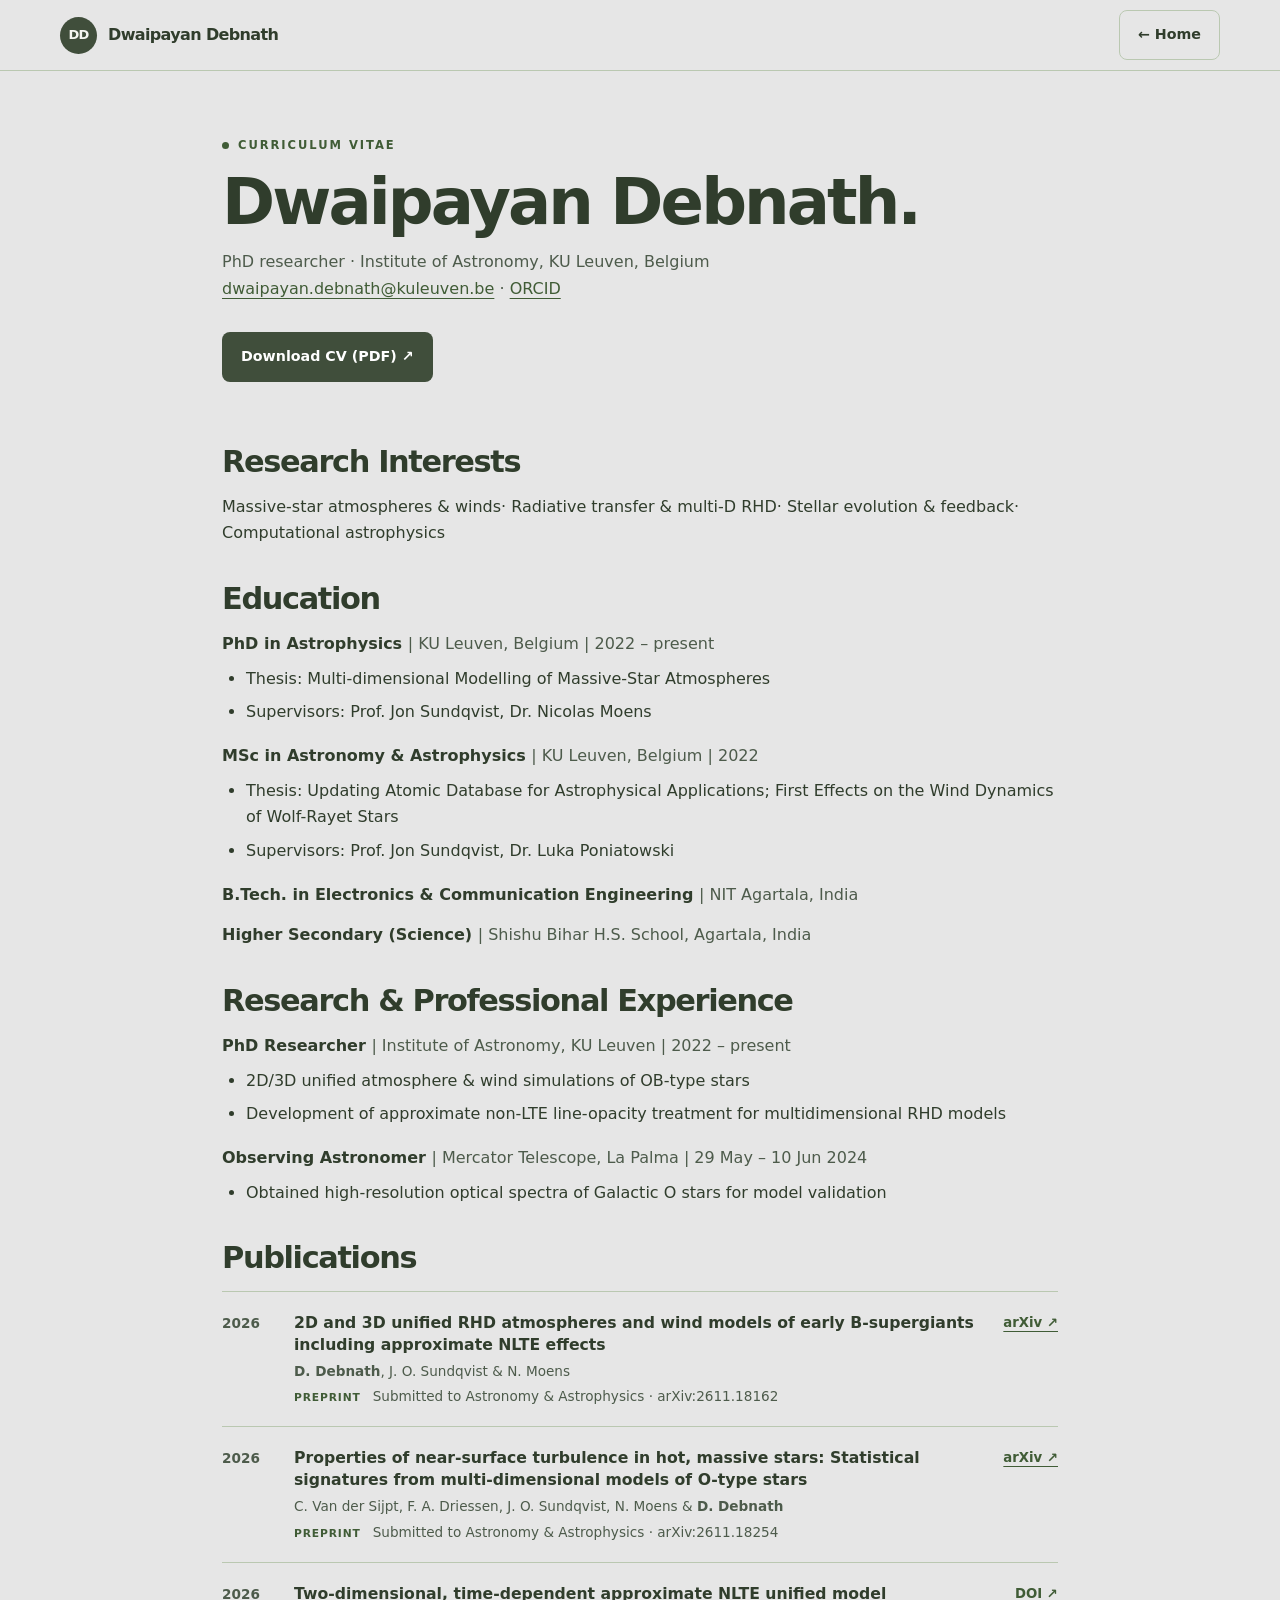
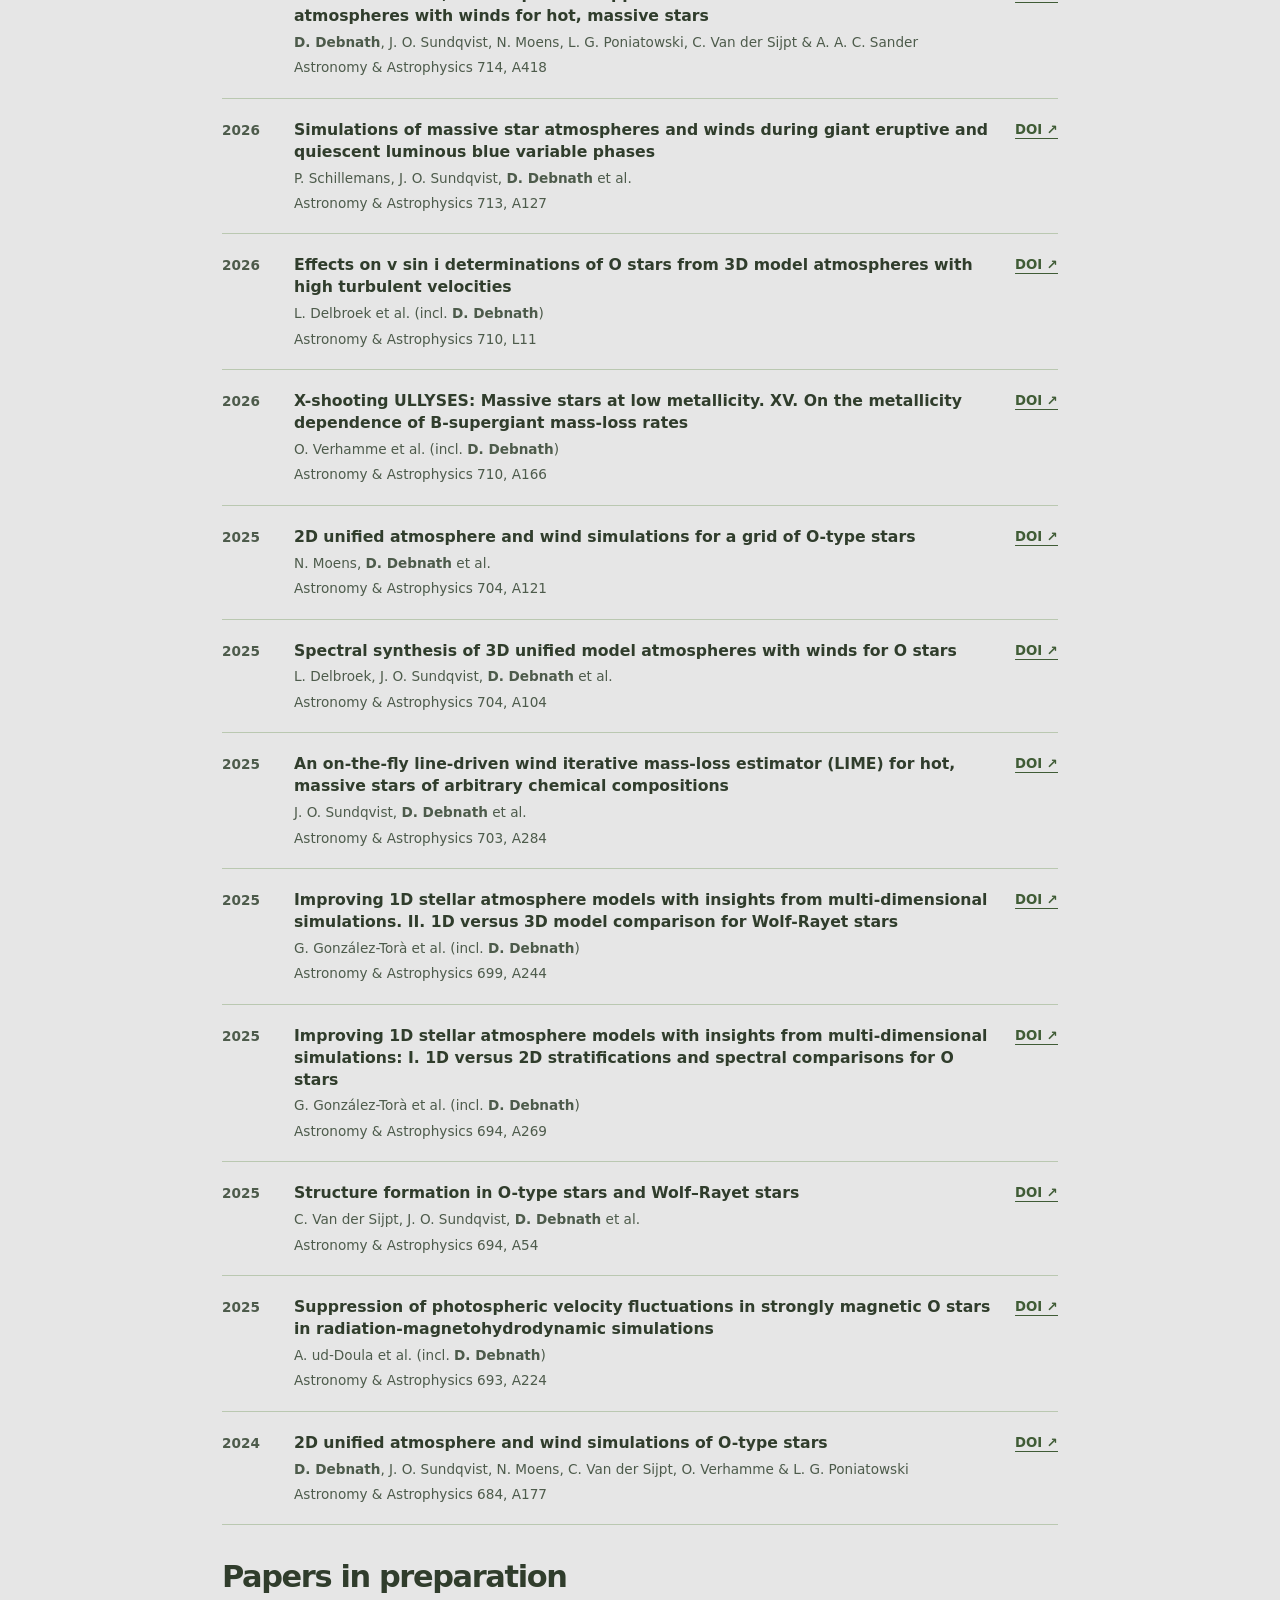
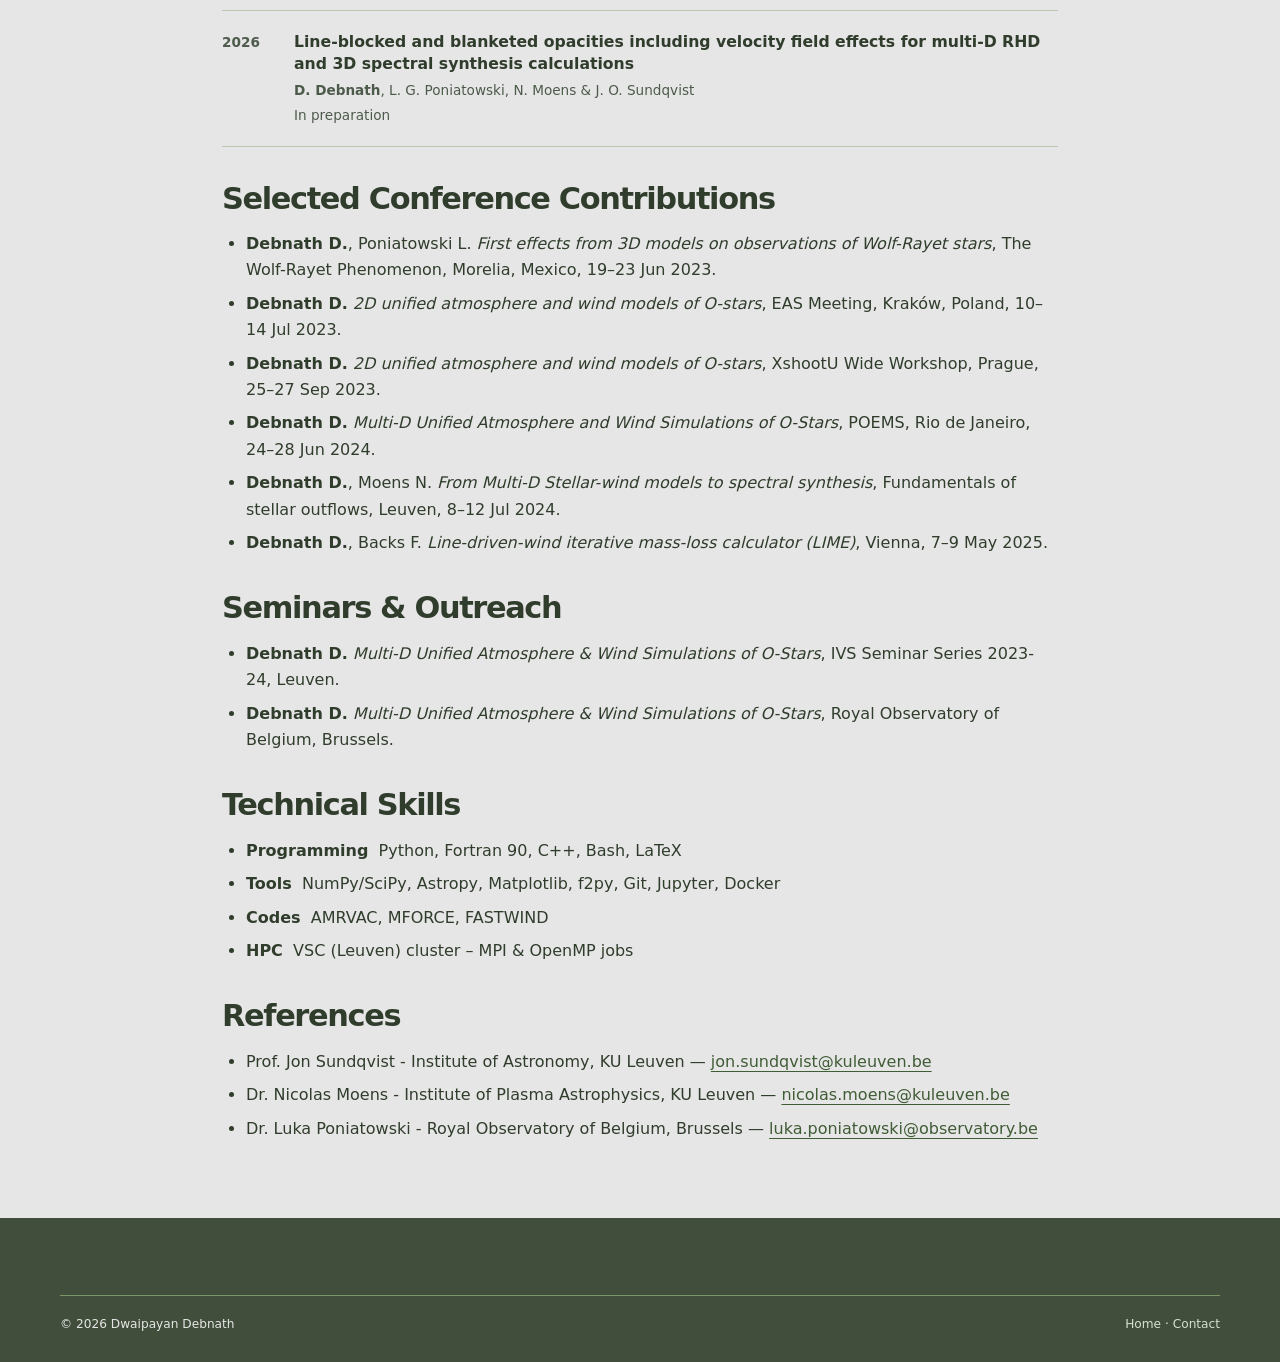
<file: cv.html>
<!doctype html><html lang="en"><head><meta charset="utf-8"><meta name="viewport" content="width=device-width,initial-scale=1"><title>Academic CV · Dwaipayan Debnath</title><meta name="description" content="Academic CV of Dwaipayan Debnath, astrophysics researcher at KU Leuven."><link rel="canonical" href="https://ddebnathkul.github.io/cv.html"><link rel="icon" href="assets/favicon.svg" type="image/svg+xml"><link rel="stylesheet" href="assets/css/site.css"><script src="assets/js/site.js" defer></script></head><body><a class="skip" href="#main">Skip to content</a><header class="masthead"><nav class="container nav" aria-label="Main navigation"><a class="brand" href="index.html"><span class="brand-mark" aria-hidden="true">DD</span>Dwaipayan Debnath</a><a class="button outline" href="index.html">← Home</a></nav></header><main class="cv-page" id="main"><div class="page-heading"><div class="eyebrow">Curriculum vitae</div><h1>Dwaipayan Debnath.</h1><p>PhD researcher · Institute of Astronomy, KU Leuven, Belgium<br><a href="mailto:dwaipayan.debnath@kuleuven.be">dwaipayan.debnath@kuleuven.be</a> · <a href="https://orcid.org/0000-0002-9571-2590">ORCID</a></p><div class="actions"><a class="button" href="cv.pdf">Download CV (PDF) ↗</a></div></div><h2>Research Interests</h2><p>Massive-star atmospheres &amp; winds<span class="sep">·</span>
Radiative transfer &amp; multi-D RHD<span class="sep">·</span>
Stellar evolution &amp; feedback<span class="sep">·</span>
Computational astrophysics</p><h2>Education</h2><div class="item-title">PhD in Astrophysics <span class="meta">| KU Leuven, Belgium | 2022 – present</span></div><ul>
<li>Thesis: Multi-dimensional Modelling of Massive-Star Atmospheres</li>
<li>Supervisors: Prof. Jon Sundqvist, Dr. Nicolas Moens</li>
</ul><div class="item-title">MSc in Astronomy &amp; Astrophysics <span class="meta">| KU Leuven, Belgium | 2022</span></div><ul>
<li>Thesis: Updating Atomic Database for Astrophysical Applications; First Effects on the Wind Dynamics of Wolf-Rayet Stars</li>
<li>Supervisors: Prof. Jon Sundqvist, Dr. Luka Poniatowski</li>
</ul><div class="item-title">B.Tech. in Electronics &amp; Communication Engineering <span class="meta">| NIT Agartala, India </span></div><div class="item-title">Higher Secondary (Science) <span class="meta">| Shishu Bihar H.S. School, Agartala, India </span></div><h2>Research &amp; Professional Experience</h2><div class="item-title">PhD Researcher <span class="meta">| Institute of Astronomy, KU Leuven | 2022 – present</span></div><ul>
<li>2D/3D unified atmosphere &amp; wind simulations of OB-type stars</li>
<li>Development of approximate non-LTE line-opacity treatment for multidimensional RHD models</li>
</ul><div class="item-title">Observing Astronomer <span class="meta">| Mercator Telescope, La Palma | 29 May – 10 Jun 2024</span></div><ul>
<li>Obtained high-resolution optical spectra of Galactic O stars for model validation</li>
</ul><h2>Publications</h2><div class="pub-list"><article class="pub-row" data-kind="first preprint"><div class="pub-year">2026</div><div><a class="pub-title" href="https://arxiv.org/abs/2611.18162">2D and 3D unified RHD atmospheres and wind models of early B-supergiants including approximate NLTE effects</a><div class="pub-authors"><strong>D. Debnath</strong>, J. O. Sundqvist &amp; N. Moens</div><div class="pub-journal"><span class=pub-badge>Preprint</span>Submitted to Astronomy &amp; Astrophysics · arXiv:2611.18162</div></div><a class="pub-link" href="https://arxiv.org/abs/2611.18162">arXiv ↗</a></article>
<article class="pub-row" data-kind="collab preprint"><div class="pub-year">2026</div><div><a class="pub-title" href="https://arxiv.org/abs/2611.18254">Properties of near-surface turbulence in hot, massive stars: Statistical signatures from multi-dimensional models of O-type stars</a><div class="pub-authors">C. Van der Sijpt, F. A. Driessen, J. O. Sundqvist, N. Moens &amp; <strong>D. Debnath</strong></div><div class="pub-journal"><span class="pub-badge">Preprint</span>Submitted to Astronomy &amp; Astrophysics · arXiv:2611.18254</div></div><a class="pub-link" href="https://arxiv.org/abs/2611.18254">arXiv ↗</a></article>
<article class="pub-row" data-kind="first"><div class="pub-year">2026</div><div><a class="pub-title" href="https://doi.org/10.1051/0004-6361/202660303">Two-dimensional, time-dependent approximate NLTE unified model atmospheres with winds for hot, massive stars</a><div class="pub-authors"><strong>D. Debnath</strong>, J. O. Sundqvist, N. Moens, L. G. Poniatowski, C. Van der Sijpt &amp; A. A. C. Sander</div><div class="pub-journal">Astronomy &amp; Astrophysics 714, A418</div></div><a class="pub-link" href="https://doi.org/10.1051/0004-6361/202660303">DOI ↗</a></article>
<article class="pub-row" data-kind="collab"><div class="pub-year">2026</div><div><a class="pub-title" href="https://doi.org/10.1051/0004-6361/202660010">Simulations of massive star atmospheres and winds during giant eruptive and quiescent luminous blue variable phases</a><div class="pub-authors">P. Schillemans, J. O. Sundqvist, <strong>D. Debnath</strong> et al.</div><div class="pub-journal">Astronomy &amp; Astrophysics 713, A127</div></div><a class="pub-link" href="https://doi.org/10.1051/0004-6361/202660010">DOI ↗</a></article>
<article class="pub-row" data-kind="collab"><div class="pub-year">2026</div><div><a class="pub-title" href="https://doi.org/10.1051/0004-6361/202660102">Effects on v sin i determinations of O stars from 3D model atmospheres with high turbulent velocities</a><div class="pub-authors">L. Delbroek et al. (incl. <strong>D. Debnath</strong>)</div><div class="pub-journal">Astronomy &amp; Astrophysics 710, L11</div></div><a class="pub-link" href="https://doi.org/10.1051/0004-6361/202660102">DOI ↗</a></article>
<article class="pub-row" data-kind="collab"><div class="pub-year">2026</div><div><a class="pub-title" href="https://doi.org/10.1051/0004-6361/202558274">X-shooting ULLYSES: Massive stars at low metallicity. XV. On the metallicity dependence of B-supergiant mass-loss rates</a><div class="pub-authors">O. Verhamme et al. (incl. <strong>D. Debnath</strong>)</div><div class="pub-journal">Astronomy &amp; Astrophysics 710, A166</div></div><a class="pub-link" href="https://doi.org/10.1051/0004-6361/202558274">DOI ↗</a></article>
<article class="pub-row" data-kind="collab"><div class="pub-year">2025</div><div><a class="pub-title" href="https://doi.org/10.1051/0004-6361/202556825">2D unified atmosphere and wind simulations for a grid of O-type stars</a><div class="pub-authors">N. Moens, <strong>D. Debnath</strong> et al.</div><div class="pub-journal">Astronomy &amp; Astrophysics 704, A121</div></div><a class="pub-link" href="https://doi.org/10.1051/0004-6361/202556825">DOI ↗</a></article>
<article class="pub-row" data-kind="collab"><div class="pub-year">2025</div><div><a class="pub-title" href="https://doi.org/10.1051/0004-6361/202556421">Spectral synthesis of 3D unified model atmospheres with winds for O stars</a><div class="pub-authors">L. Delbroek, J. O. Sundqvist, <strong>D. Debnath</strong> et al.</div><div class="pub-journal">Astronomy &amp; Astrophysics 704, A104</div></div><a class="pub-link" href="https://doi.org/10.1051/0004-6361/202556421">DOI ↗</a></article>
<article class="pub-row" data-kind="collab"><div class="pub-year">2025</div><div><a class="pub-title" href="https://doi.org/10.1051/0004-6361/202554940">An on-the-fly line-driven wind iterative mass-loss estimator (LIME) for hot, massive stars of arbitrary chemical compositions</a><div class="pub-authors">J. O. Sundqvist, <strong>D. Debnath</strong> et al.</div><div class="pub-journal">Astronomy &amp; Astrophysics 703, A284</div></div><a class="pub-link" href="https://doi.org/10.1051/0004-6361/202554940">DOI ↗</a></article>
<article class="pub-row" data-kind="collab"><div class="pub-year">2025</div><div><a class="pub-title" href="https://doi.org/10.1051/0004-6361/202554125">Improving 1D stellar atmosphere models with insights from multi-dimensional simulations. II. 1D versus 3D model comparison for Wolf-Rayet stars</a><div class="pub-authors">G. González-Torà et al. (incl. <strong>D. Debnath</strong>)</div><div class="pub-journal">Astronomy &amp; Astrophysics 699, A244</div></div><a class="pub-link" href="https://doi.org/10.1051/0004-6361/202554125">DOI ↗</a></article>
<article class="pub-row" data-kind="collab"><div class="pub-year">2025</div><div><a class="pub-title" href="https://doi.org/10.1051/0004-6361/202452241">Improving 1D stellar atmosphere models with insights from multi-dimensional simulations: I. 1D versus 2D stratifications and spectral comparisons for O stars</a><div class="pub-authors">G. González-Torà et al. (incl. <strong>D. Debnath</strong>)</div><div class="pub-journal">Astronomy &amp; Astrophysics 694, A269</div></div><a class="pub-link" href="https://doi.org/10.1051/0004-6361/202452241">DOI ↗</a></article>
<article class="pub-row" data-kind="collab"><div class="pub-year">2025</div><div><a class="pub-title" href="https://doi.org/10.1051/0004-6361/202452385">Structure formation in O-type stars and Wolf–Rayet stars</a><div class="pub-authors">C. Van der Sijpt, J. O. Sundqvist, <strong>D. Debnath</strong> et al.</div><div class="pub-journal">Astronomy &amp; Astrophysics 694, A54</div></div><a class="pub-link" href="https://doi.org/10.1051/0004-6361/202452385">DOI ↗</a></article>
<article class="pub-row" data-kind="collab"><div class="pub-year">2025</div><div><a class="pub-title" href="https://doi.org/10.1051/0004-6361/202452375">Suppression of photospheric velocity fluctuations in strongly magnetic O stars in radiation-magnetohydrodynamic simulations</a><div class="pub-authors">A. ud-Doula et al. (incl. <strong>D. Debnath</strong>)</div><div class="pub-journal">Astronomy &amp; Astrophysics 693, A224</div></div><a class="pub-link" href="https://doi.org/10.1051/0004-6361/202452375">DOI ↗</a></article>
<article class="pub-row" data-kind="first"><div class="pub-year">2024</div><div><a class="pub-title" href="https://doi.org/10.1051/0004-6361/202348206">2D unified atmosphere and wind simulations of O-type stars</a><div class="pub-authors"><strong>D. Debnath</strong>, J. O. Sundqvist, N. Moens, C. Van der Sijpt, O. Verhamme &amp; L. G. Poniatowski</div><div class="pub-journal">Astronomy &amp; Astrophysics 684, A177</div></div><a class="pub-link" href="https://doi.org/10.1051/0004-6361/202348206">DOI ↗</a></article></div><h2>Papers in preparation</h2><div class="pub-list"><article class="pub-row"><div class="pub-year">2026</div><div><span class="pub-title">Line-blocked and blanketed opacities including velocity field effects for multi-D RHD and 3D spectral synthesis calculations</span><div class="pub-authors"><strong>D. Debnath</strong>, L. G. Poniatowski, N. Moens &amp; J. O. Sundqvist</div><div class="pub-journal">In preparation</div></div></article></div><h2>Selected Conference Contributions</h2><ul>
<li><strong>Debnath D.</strong>, Poniatowski L. <em>First effects from 3D models on observations of Wolf-Rayet stars</em>, The Wolf-Rayet Phenomenon, Morelia, Mexico, 19–23 Jun 2023.</li>
<li><strong>Debnath D.</strong> <em>2D unified atmosphere and wind models of O-stars</em>, EAS Meeting, Kraków, Poland, 10–14 Jul 2023.</li>
<li><strong>Debnath D.</strong> <em>2D unified atmosphere and wind models of O-stars</em>, XshootU Wide Workshop, Prague, 25–27 Sep 2023.</li>
<li><strong>Debnath D.</strong> <em>Multi-D Unified Atmosphere and Wind Simulations of O-Stars</em>, POEMS, Rio de Janeiro, 24–28 Jun 2024.</li>
<li><strong>Debnath D.</strong>, Moens N. <em>From Multi-D Stellar-wind models to spectral synthesis</em>, Fundamentals of stellar outflows, Leuven, 8–12 Jul 2024.</li>
<li><strong>Debnath D.</strong>, Backs F. <em>Line-driven-wind iterative mass-loss calculator (LIME)</em>, Vienna, 7–9 May 2025.</li>
</ul><h2>Seminars &amp; Outreach</h2><ul>
<li><strong>Debnath D.</strong> <em>Multi-D Unified Atmosphere &amp; Wind Simulations of O-Stars</em>, IVS Seminar Series 2023-24, Leuven.</li>
<li><strong>Debnath D.</strong> <em>Multi-D Unified Atmosphere &amp; Wind Simulations of O-Stars</em>, Royal Observatory of Belgium, Brussels.</li>
</ul><h2>Technical Skills</h2><ul>
<li><strong>Programming</strong>  Python, Fortran 90, C++, Bash, LaTeX</li>
<li><strong>Tools</strong>  NumPy/SciPy, Astropy, Matplotlib, f2py, Git, Jupyter, Docker</li>
<li><strong>Codes</strong>  AMRVAC, MFORCE, FASTWIND</li>
<li><strong>HPC</strong>  VSC (Leuven) cluster – MPI &amp; OpenMP jobs</li>
</ul><h2>References</h2><ul>
<li>Prof. Jon Sundqvist - Institute of Astronomy, KU Leuven — <a href="mailto:jon.sundqvist@kuleuven.be">jon.sundqvist@kuleuven.be</a></li>
<li>Dr. Nicolas Moens - Institute of Plasma Astrophysics, KU Leuven — <a href="mailto:nicolas.moens@kuleuven.be">nicolas.moens@kuleuven.be</a></li>
<li>Dr. Luka Poniatowski - Royal Observatory of Belgium, Brussels — <a href="mailto:luka.poniatowski@observatory.be">luka.poniatowski@observatory.be</a></li>
</ul></main><footer class="footer"><div class="container"><div class="footer-bottom"><span>© 2026 Dwaipayan Debnath</span><span><a href="index.html">Home</a> · <a href="index.html#contact">Contact</a></span></div></div></footer></body></html>
</file>
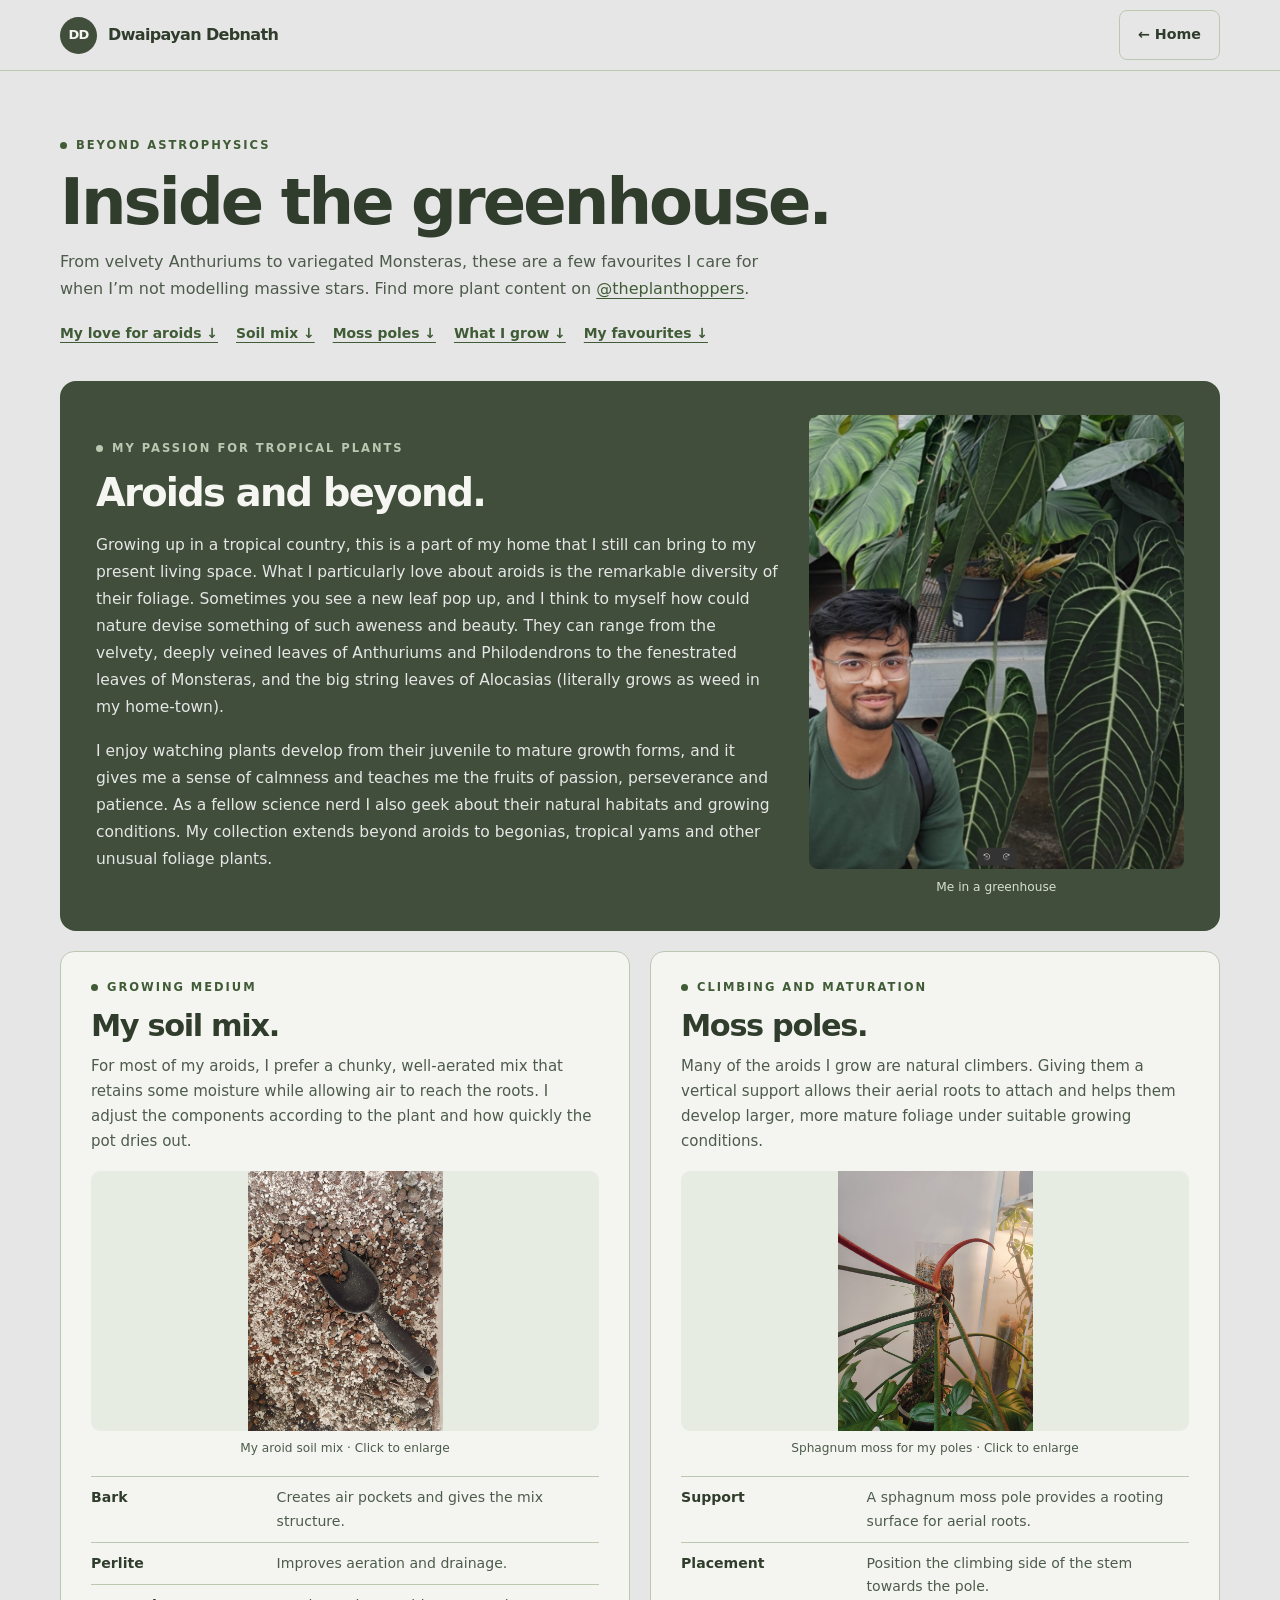
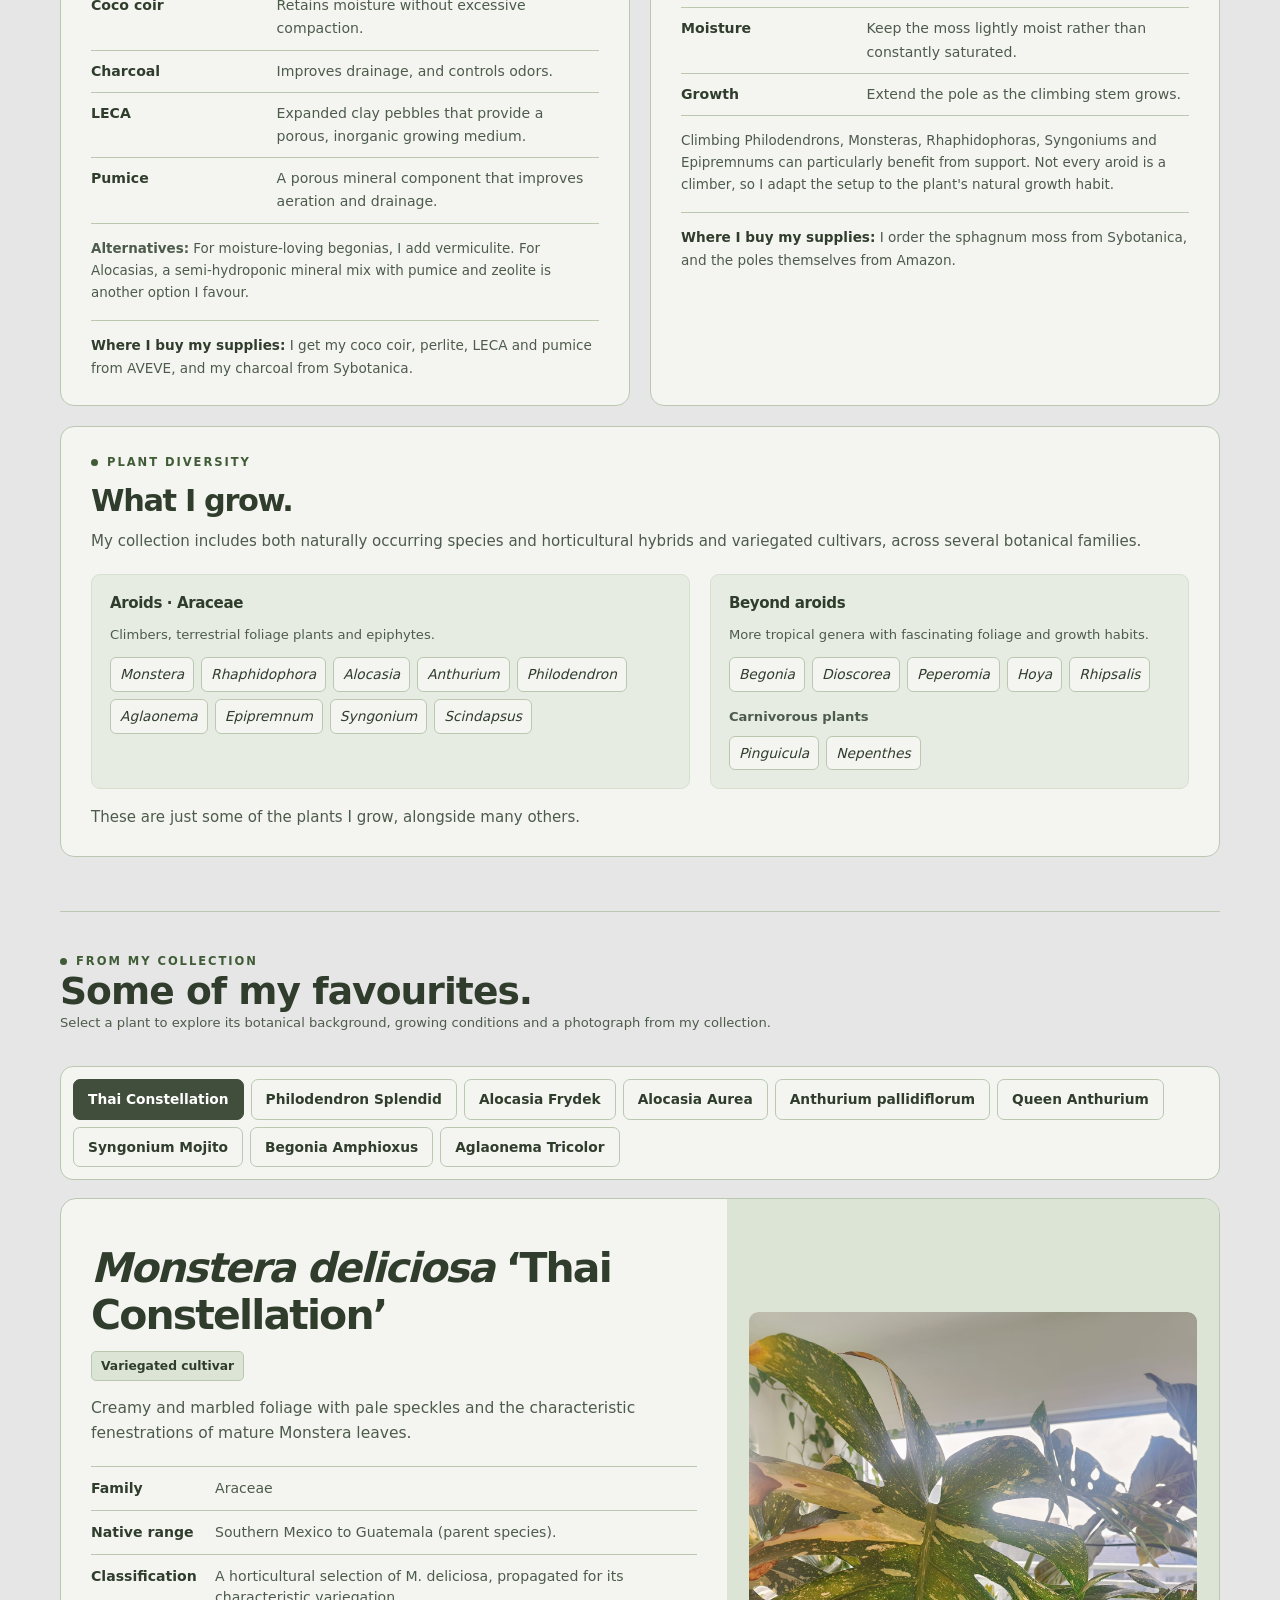
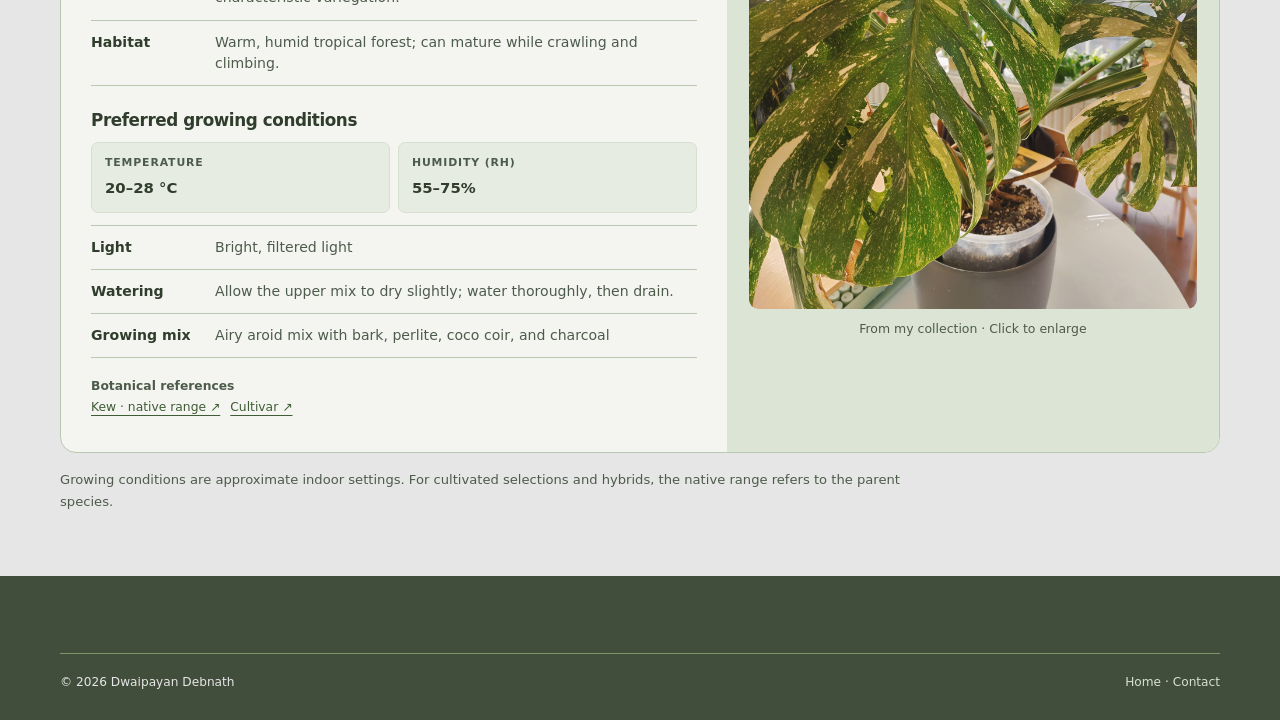
<file: plants.html>
<!doctype html><html lang="en"><head><meta charset="utf-8"><meta name="viewport" content="width=device-width,initial-scale=1"><title>Inside the greenhouse · Dwaipayan Debnath</title><meta name="description" content="A collection of tropical plants, variegated aroids and Anthuriums."><link rel="canonical" href="https://ddebnathkul.github.io/plants.html"><link rel="icon" href="assets/favicon.svg" type="image/svg+xml"><link rel="stylesheet" href="assets/css/site.css"><script src="assets/js/site.js" defer></script>
<style>
.greenhouse-collection{padding-bottom:64px}
.collection-heading{display:flex;justify-content:space-between;align-items:baseline;gap:12px;margin:10px 0 14px}
.collection-heading h2{font-size:1.35rem;letter-spacing:-.025em}.collection-heading p{font-size:.82rem;color:var(--muted)}
.plant-tabs{display:none;gap:7px;flex-wrap:wrap;margin:0 0 18px;padding:12px;background:var(--paper);border:1px solid var(--line);border-radius:13px}
.greenhouse-collection.tabs-ready .plant-tabs{display:flex}
.plant-tabs button{font-family:var(--sans);font-size:.86rem;font-weight:600;color:var(--ink);background:transparent;border:1px solid var(--line);padding:10px 14px;border-radius:7px;text-align:left;line-height:1.35}
.plant-tabs button:hover{background:var(--secondary-soft,#dce5d5)}
.plant-tabs button[aria-selected="true"]{background:var(--navy);border-color:var(--navy);color:#fff}
.plant-profiles{display:grid;gap:20px;min-width:0}
.plant-profile{display:grid;grid-template-columns:minmax(0,1.15fr) minmax(0,.85fr);border:1px solid var(--line);border-radius:16px;overflow:hidden;background:var(--paper);align-items:stretch;min-width:0}
.plant-profile[hidden]{display:none}
.plant-information{padding:34px 30px;min-width:0}
.plant-count{font-size:.76rem;color:var(--muted);font-weight:650;letter-spacing:.11em;text-transform:uppercase}
.plant-information h2{font-size:clamp(1.7rem,3.2vw,2.65rem);margin:12px 0 12px;line-height:1.14;overflow-wrap:anywhere}
.plant-type{display:inline-block;background:var(--secondary-soft,#dce5d5);border:1px solid var(--line);border-radius:5px;padding:4px 9px;font-size:.77rem;font-weight:650;margin-bottom:15px}
.plant-description{color:var(--muted);font-size:.97rem;margin-bottom:19px}
.plant-facts{margin:0;border-top:1px solid var(--line)}
.plant-facts>div{display:grid;grid-template-columns:112px minmax(0,1fr);gap:12px;padding:11px 0;border-bottom:1px solid var(--line);font-size:.88rem;line-height:1.5}
.plant-facts dt{font-weight:700;color:var(--ink)}.plant-facts dd{margin:0;color:var(--muted)}
.plant-information h3{font-size:1.05rem;margin:23px 0 11px}
.plant-climate{display:grid;grid-template-columns:1fr 1fr;gap:8px;margin:0 0 12px}
.plant-climate>div{background:#e7ece3;padding:11px 13px;border-radius:7px;border:1px solid #d6dfd0}
.plant-climate dt{font-size:.68rem;text-transform:uppercase;letter-spacing:.08em;color:var(--muted);font-weight:700}.plant-climate dd{margin:4px 0 0;font-size:.93rem;font-weight:650;color:var(--ink)}
.plant-care{border-top:1px solid var(--line)}
.plant-photo{margin:0;background:#dce5d5;padding:22px;display:flex;flex-direction:column;justify-content:center;align-items:center;gap:10px;min-width:0}
.plant-photo .zoom-link{display:flex;align-items:center;justify-content:center;width:100%;min-width:0;overflow:hidden;border-radius:9px}
.plant-photo img{width:100%;height:auto;max-height:640px;object-fit:contain;border-radius:9px}
.plant-photo figcaption{font-size:.78rem;color:var(--muted);text-align:center}
.plant-references{font-size:.77rem;color:var(--muted);margin-top:18px;line-height:1.7}.plant-references a{display:inline-block;margin-right:10px}
.plant-note{font-size:.82rem;color:var(--muted);margin:16px 0 0;max-width:850px}
@media(max-width:900px){.plant-information{padding:25px 22px}.plant-photo{padding:16px}.plant-facts>div{grid-template-columns:90px 1fr}}
@media(max-width:720px){.greenhouse-collection{padding-bottom:44px}.plant-profile{grid-template-columns:1fr}.plant-information{padding:24px 19px}.plant-photo{padding:15px}.plant-photo img{max-height:520px}.plant-tabs{gap:6px;padding:9px}.plant-tabs button{font-size:.8rem;padding:8px 10px}.collection-heading{align-items:flex-start}.collection-heading h2{font-size:1.2rem}}
@media print{.plant-tabs{display:none!important}.plant-profile[hidden]{display:grid}.plant-profile{break-inside:avoid}.plant-photo img{max-height:380px}}

/* Greenhouse introduction; the existing plant profiles retain their styling. */
.greenhouse-jump{display:flex;flex-wrap:wrap;gap:10px 18px;margin-top:20px;font-size:.87rem;font-weight:650}
.greenhouse-intro{margin:8px 0 54px;display:grid;gap:20px}
.greenhouse-love{background:var(--navy);color:#f5f6f1;border-radius:16px;padding:34px 36px;display:grid;grid-template-columns:minmax(0,1.55fr) minmax(0,.85fr);gap:28px;align-items:center}
.greenhouse-love .eyebrow{color:#bac8b1}.greenhouse-love h2{font-size:clamp(1.7rem,3vw,2.65rem);line-height:1.2;margin:12px 0 16px}.greenhouse-love p{font-size:.97rem;color:#e6e6e6;line-height:1.75}
.greenhouse-love figure{margin:0;min-width:0}.greenhouse-love figure img{width:100%;height:285px;object-fit:cover;object-position:center;border-radius:9px}.greenhouse-love figcaption{font-size:.76rem;color:#d6e1cd;margin-top:8px;text-align:center}
.greenhouse-care-grid{display:grid;grid-template-columns:repeat(2,minmax(0,1fr));gap:20px}
.greenhouse-intro-card{padding:26px 30px;background:var(--paper);border:1px solid var(--line);border-radius:14px;min-width:0}
.greenhouse-intro-card h2{font-size:clamp(1.4rem,2.4vw,1.9rem);margin:12px 0 12px}.greenhouse-intro-card p{font-size:.94rem;color:var(--muted)}
.greenhouse-intro-card ul{list-style:none;margin:18px 0 0;padding:0;border-top:1px solid var(--line)}.greenhouse-intro-card li{font-size:.88rem;color:var(--muted);display:grid;grid-template-columns:minmax(90px,.7fr) minmax(0,1.3fr);gap:12px;padding:9px 0;border-bottom:1px solid var(--line)}.greenhouse-intro-card li strong{color:var(--ink)}
.greenhouse-intro-card .mix-note{margin-top:14px;font-size:.84rem}.genus-groups{display:grid;grid-template-columns:1.25fr 1fr;gap:20px;margin-top:20px}.genus-group{padding:18px;background:#e7ece3;border:1px solid #d6dfd0;border-radius:9px}.genus-group h3{font-size:.94rem;margin-bottom:10px}.genus-group p{font-size:.82rem;margin-bottom:12px}.genus-chips{display:flex;flex-wrap:wrap;gap:7px}.genus-chips span{display:inline-block;border:1px solid var(--line);background:var(--paper);border-radius:6px;padding:5px 9px;font-size:.86rem;color:var(--ink);font-style:italic}
.greenhouse-collection{border-top:1px solid var(--line);padding-top:30px}.collection-heading h2{font-size:clamp(1.65rem,3vw,2.35rem)}.collection-heading{align-items:center}.favourites-intro{color:var(--muted);font-size:.94rem;margin-bottom:18px;max-width:780px}
@media(max-width:720px){.greenhouse-love,.greenhouse-care-grid,.genus-groups{grid-template-columns:1fr;gap:16px}.greenhouse-love,.greenhouse-intro-card{padding:22px 19px}.greenhouse-love figure img{height:220px}.greenhouse-intro{margin-bottom:32px}.collection-heading{align-items:flex-start}.collection-heading p{white-space:nowrap}.greenhouse-intro-card li{grid-template-columns:100px minmax(0,1fr)}}

/* Photographs and suppliers in the greenhouse growing guides. */
.greenhouse-care-photo{margin:18px 0 0;min-width:0}
.greenhouse-care-photo .zoom-link{display:grid;place-items:center;background:#e7ece3;border-radius:9px;overflow:hidden}
.greenhouse-care-photo img{display:block;width:100%;height:260px;object-fit:contain;object-position:center}
.greenhouse-care-photo figcaption{font-size:.76rem;color:var(--muted);margin-top:7px;text-align:center}
.greenhouse-intro-card .supplier-note{margin-top:16px;padding-top:13px;border-top:1px solid var(--line);font-size:.85rem;line-height:1.65;color:var(--muted)}
.supplier-note strong{color:var(--ink)}
@media(max-width:720px){.greenhouse-care-photo img{height:220px}}

/* Keep the favourites section inside the viewport, including on small phones. */
.greenhouse-collection,.collection-heading,.collection-heading>div,.plant-tabs,.plant-profiles,.plant-profile{min-width:0;max-width:100%}
.plant-tabs,.plant-profiles,.plant-profile{width:100%;box-sizing:border-box}
.plant-tabs button,.plant-facts dt,.plant-facts dd,.plant-climate>div,.plant-references a{min-width:0;max-width:100%;overflow-wrap:anywhere}
.plant-climate{grid-template-columns:repeat(2,minmax(0,1fr))}
.greenhouse-love figure img{display:block;width:100%;height:auto;max-height:520px;object-fit:contain}
@media(max-width:720px){
  .collection-heading{display:block;width:100%}
  .collection-heading p{white-space:normal}
  .greenhouse-collection.tabs-ready .plant-tabs{display:grid;grid-template-columns:repeat(2,minmax(0,1fr));gap:6px;padding:8px}
  .plant-tabs button{width:100%;white-space:normal;text-align:center;padding:9px 6px;font-size:.8rem;line-height:1.3;min-height:44px}
  .plant-profile{grid-template-columns:minmax(0,1fr)}
  .plant-information{padding:20px 16px}
  .plant-information h2{font-size:clamp(1.45rem,5.5vw,1.85rem)}
  .plant-facts>div{grid-template-columns:minmax(0,86px) minmax(0,1fr);gap:9px}
  .plant-climate>div{padding:10px 8px}
  .plant-climate dt{overflow-wrap:anywhere}
  .plant-photo{width:100%;max-width:100%;box-sizing:border-box;padding:12px}
  .plant-photo .zoom-link{max-width:100%}
  .plant-photo img{display:block;width:100%;max-width:100%;height:auto;max-height:min(520px,72vh);object-fit:contain}
  .plant-references a{white-space:normal}
  .greenhouse-love figure img{height:auto;max-height:440px}
}
@media(max-width:380px){
  .plant-information{padding:18px 13px}
  .plant-facts>div{grid-template-columns:minmax(0,1fr);gap:3px}
  .plant-climate dt{font-size:.65rem;letter-spacing:.04em}
}
</style>
</head><body><a class="skip" href="#main">Skip to content</a><header class="masthead"><nav class="container nav" aria-label="Main navigation"><a class="brand" href="index.html"><span class="brand-mark" aria-hidden="true">DD</span>Dwaipayan Debnath</a><a class="button outline" href="index.html">← Home</a></nav></header><main class="container" id="main"><div class="page-heading"><div class="eyebrow">Beyond astrophysics</div><h1>Inside the greenhouse.</h1><p>From velvety Anthuriums to variegated Monsteras, these are a few favourites I care for when I’m not modelling massive stars. Find more plant content on <a href="https://www.instagram.com/theplanthoppers/">@theplanthoppers</a>.</p><nav class="greenhouse-jump" aria-label="Greenhouse page sections"><a href="#aroids">My love for aroids ↓</a><a href="#soil-mix">Soil mix ↓</a><a href="#moss-poles">Moss poles ↓</a><a href="#plant-genera">What I grow ↓</a><a href="#favourites">My favourites ↓</a></nav></div>
<section class="greenhouse-intro" aria-label="About my greenhouse">
  <article id="aroids" class="greenhouse-love">
    <div><div class="eyebrow">My passion for tropical plants</div><h2>Aroids and beyond.</h2><p>Growing up in a tropical country, this is a part of my home that I still can bring to my present living space. What I particularly love about aroids is the remarkable diversity of their foliage. Sometimes you see a new leaf pop up, and I think to myself how could nature devise something of such aweness and beauty. They can range from the velvety, deeply veined leaves of Anthuriums and Philodendrons to the fenestrated leaves of Monsteras, and the big string leaves of Alocasias (literally grows as weed in my home-town).</p><p>I enjoy watching plants develop from their juvenile to mature growth forms, and it gives me a sense of calmness and teaches me the fruits of passion, perseverance and patience. As a fellow science nerd I also geek about their natural habitats and growing conditions. My collection extends beyond aroids to begonias, tropical yams and other unusual foliage plants.</p></div>
    <figure><a class="zoom-link" data-zoom href="assets/img/plants/me_plants.png"><img src="assets/img/plants/me_plants.png" alt="Me in a greenhouse" loading="lazy"></a><figcaption>Me in a greenhouse</figcaption></figure>
  </article>
  <div class="greenhouse-care-grid">
    <article class="greenhouse-intro-card" id="soil-mix"><div class="eyebrow">Growing medium</div><h2>My soil mix.</h2><p>For most of my aroids, I prefer a chunky, well-aerated mix that retains some moisture while allowing air to reach the roots. I adjust the components according to the plant and how quickly the pot dries out.</p><figure class="greenhouse-care-photo"><a class="zoom-link" data-zoom href="assets/img/plants/soil.jpeg"><img src="assets/img/plants/soil.jpeg" alt="My chunky aroid growing mix" loading="lazy"></a><figcaption>My aroid soil mix · Click to enlarge</figcaption></figure><ul><li><strong>Bark</strong><span>Creates air pockets and gives the mix structure.</span></li><li><strong>Perlite</strong><span>Improves aeration and drainage.</span></li><li><strong>Coco coir</strong><span>Retains moisture without excessive compaction.</span></li><li><strong>Charcoal</strong><span>Improves drainage, and controls odors.</span></li><li><strong>LECA</strong><span>Expanded clay pebbles that provide a porous, inorganic growing medium.</span></li><li><strong>Pumice</strong><span>A porous mineral component that improves aeration and drainage.</span></li></ul><p class="mix-note"><strong>Alternatives:</strong> For moisture-loving begonias, I add vermiculite. For Alocasias, a semi-hydroponic mineral mix with pumice and zeolite is another option I favour.</p><p class="supplier-note"><strong>Where I buy my supplies:</strong> I get my coco coir, perlite, LECA and pumice from AVEVE, and my charcoal from Sybotanica.</p></article>
    <article class="greenhouse-intro-card" id="moss-poles"><div class="eyebrow">Climbing and maturation</div><h2>Moss poles.</h2><p>Many of the aroids I grow are natural climbers. Giving them a vertical support allows their aerial roots to attach and helps them develop larger, more mature foliage under suitable growing conditions.</p><figure class="greenhouse-care-photo"><a class="zoom-link" data-zoom href="assets/img/plants/moss_pole.jpeg"><img src="assets/img/plants/moss_pole.jpeg" alt="Sphagnum moss used to fill my climbing poles" loading="lazy"></a><figcaption>Sphagnum moss for my poles · Click to enlarge</figcaption></figure><ul><li><strong>Support</strong><span>A sphagnum moss pole provides a rooting surface for aerial roots.</span></li><li><strong>Placement</strong><span>Position the climbing side of the stem towards the pole.</span></li><li><strong>Moisture</strong><span>Keep the moss lightly moist rather than constantly saturated.</span></li><li><strong>Growth</strong><span>Extend the pole as the climbing stem grows.</span></li></ul><p class="mix-note">Climbing Philodendrons, Monsteras, Rhaphidophoras, Syngoniums and Epipremnums can particularly benefit from support. Not every aroid is a climber, so I adapt the setup to the plant's natural growth habit.</p><p class="supplier-note"><strong>Where I buy my supplies:</strong> I order the sphagnum moss from Sybotanica, and the poles themselves from Amazon.</p></article>
  </div>
  <article class="greenhouse-intro-card" id="plant-genera"><div class="eyebrow">Plant diversity</div><h2>What I grow.</h2><p>My collection includes both naturally occurring species and horticultural hybrids and variegated cultivars, across several botanical families.</p><div class="genus-groups"><div class="genus-group"><h3>Aroids · Araceae</h3><p>Climbers, terrestrial foliage plants and epiphytes.</p><div class="genus-chips"><span>Monstera</span><span>Rhaphidophora</span><span>Alocasia</span><span>Anthurium</span><span>Philodendron</span><span>Aglaonema</span><span>Epipremnum</span><span>Syngonium</span><span>Scindapsus</span></div></div><div class="genus-group"><h3>Beyond aroids</h3><p>More tropical genera with fascinating foliage and growth habits.</p><div class="genus-chips"><span>Begonia</span><span>Dioscorea</span><span>Peperomia</span><span>Hoya</span><span>Rhipsalis</span></div><p style="margin:14px 0 8px"><strong>Carnivorous plants</strong></p><div class="genus-chips"><span>Pinguicula</span><span>Nepenthes</span></div></div></div><p style="margin-top:16px">These are just some of the plants I grow, alongside many others.</p></article>
</section>
<section id="favourites" class="greenhouse-collection" aria-label="Tropical plant collection">
<div class="collection-heading"><div><div class="eyebrow">From my collection</div><h2>Some of my favourites.</h2><p class="favourites-intro">Select a plant to explore its botanical background, growing conditions and a photograph from my collection.</p></div></div>
<div class="plant-tabs" role="tablist" aria-label="Choose a plant">
<button id="tab-thai-constellation" type="button" role="tab" aria-controls="plant-thai-constellation" aria-selected="true" tabindex="0">Thai Constellation</button>
<button id="tab-splendid" type="button" role="tab" aria-controls="plant-splendid" aria-selected="false" tabindex="-1">Philodendron Splendid</button>
<button id="tab-frydek" type="button" role="tab" aria-controls="plant-frydek" aria-selected="false" tabindex="-1">Alocasia Frydek</button>
<button id="tab-alocasia-aurea" type="button" role="tab" aria-controls="plant-alocasia-aurea" aria-selected="false" tabindex="-1">Alocasia Aurea</button>
<button id="tab-pallidiflorum" type="button" role="tab" aria-controls="plant-pallidiflorum" aria-selected="false" tabindex="-1">Anthurium pallidiflorum</button>
<button id="tab-queen-anthurium" type="button" role="tab" aria-controls="plant-queen-anthurium" aria-selected="false" tabindex="-1">Queen Anthurium</button>
<button id="tab-syngonium-mojito" type="button" role="tab" aria-controls="plant-syngonium-mojito" aria-selected="false" tabindex="-1">Syngonium Mojito</button>
<button id="tab-begonia-maculata" type="button" role="tab" aria-controls="plant-begonia-maculata" aria-selected="false" tabindex="-1">Begonia Amphioxus</button>
<button id="tab-aglaonema-tricolor" type="button" role="tab" aria-controls="plant-aglaonema-tricolor" aria-selected="false" tabindex="-1">Aglaonema Tricolor</button>
</div>
<div class="plant-profiles">
<article class="plant-profile" id="plant-thai-constellation" role="tabpanel" aria-labelledby="tab-thai-constellation" tabindex="0">
  <div class="plant-information">
    <h2><i>Monstera deliciosa</i> ‘Thai Constellation’</h2>
    <span class="plant-type">Variegated cultivar</span>
    <p class="plant-description">Creamy and marbled foliage with pale speckles and the characteristic fenestrations of mature Monstera leaves.</p>
    <dl class="plant-facts"><div><dt>Family</dt><dd>Araceae</dd></div><div><dt>Native range</dt><dd>Southern Mexico to Guatemala (parent species).</dd></div><div><dt>Classification</dt><dd>A horticultural selection of M. deliciosa, propagated for its characteristic variegation.</dd></div><div><dt>Habitat</dt><dd>Warm, humid tropical forest; can mature while crawling and climbing.</dd></div></dl>
    <h3>Preferred growing conditions</h3>
    <dl class="plant-climate"><div><dt>Temperature</dt><dd>20–28 °C</dd></div><div><dt>Humidity (RH)</dt><dd>55–75%</dd></div></dl>
    <dl class="plant-facts plant-care"><div><dt>Light</dt><dd>Bright, filtered light</dd></div><div><dt>Watering</dt><dd>Allow the upper mix to dry slightly; water thoroughly, then drain.</dd></div><div><dt>Growing mix</dt><dd>Airy aroid mix with bark, perlite, coco coir, and charcoal</dd></div></dl>
    <div class="plant-references"><strong>Botanical references</strong><br><a href="https://powo.science.kew.org/taxon/87478-1" target="_blank" rel="noopener noreferrer">Kew · native range ↗</a><a href="https://www.rhs.org.uk/plants/520520/monstera-deliciosa-thai-constellation-v/details" target="_blank" rel="noopener noreferrer">Cultivar ↗</a></div>
  </div>
  <figure class="plant-photo"><a class="zoom-link" data-zoom href="assets/img/plants/thai_constellation.jpg"><img src="assets/img/plants/thai_constellation.jpg" alt="Monstera Thai Constellation with cream-speckled leaves" width="1200" height="1600" loading="eager"></a><figcaption>From my collection · Click to enlarge</figcaption></figure>
</article>
<article class="plant-profile" id="plant-splendid" role="tabpanel" aria-labelledby="tab-splendid" tabindex="0">
  <div class="plant-information">
    <h2><i>Philodendron</i> ‘Splendid’</h2>
    <span class="plant-type">Interspecific hybrid</span>
    <p class="plant-description">A velvety climbing philodendron with elongated heart-shaped leaves, contrasting veins and reddish tones on the undersides. It combines features of two striking rainforest species.</p>
    <dl class="plant-facts"><div><dt>Family</dt><dd>Araceae</dd></div><div><dt>Native range</dt><dd>Parent species: P. verrucosum from Costa Rica to Peru; P. melanochrysum from Colombia.</dd></div><div><dt>Classification</dt><dd>Cultivated hybrid of P. verrucosum and P. melanochrysum. It has no natural native range of its own.</dd></div><div><dt>Habitat</dt><dd>Humid tropical forest-like conditions with good air circulation.</dd></div></dl>
    <h3>Preferred growing conditions</h3>
    <dl class="plant-climate"><div><dt>Temperature</dt><dd>20–27 °C</dd></div><div><dt>Humidity (RH)</dt><dd>65–80%</dd></div></dl>
    <dl class="plant-facts plant-care"><div><dt>Light</dt><dd>Bright, indirect light</dd></div><div><dt>Watering</dt><dd>Keep lightly moist; avoid saturated or compacted soil.</dd></div><div><dt>Growing mix</dt><dd>Airy aroid mix with bark, perlite, coco coir, and charcoal. To mature the plant it needs a moss pole or other climbing support.</dd></div></dl>
    <div class="plant-references"><strong>Botanical references</strong><br><a href="https://www.aroidcultivars.org/aroid-cultivars/philodendron/splendid" target="_blank" rel="noopener noreferrer">Aroid cultivar registry · hybrid ↗</a><a href="https://powo.science.kew.org/taxon/314474-2" target="_blank" rel="noopener noreferrer">Kew · P. verrucosum ↗</a><a href="https://powo.science.kew.org/taxon/87882-1" target="_blank" rel="noopener noreferrer">Kew · P. melanochrysum ↗</a></div>
  </div>
  <figure class="plant-photo"><a class="zoom-link" data-zoom href="assets/img/plants/splendid.jpg"><img src="assets/img/plants/splendid.jpg" alt="Philodendron Splendid with velvety heart-shaped leaves" width="1200" height="1600" loading="lazy"></a><figcaption>From my collection · Click to enlarge</figcaption></figure>
</article>
<article class="plant-profile" id="plant-frydek" role="tabpanel" aria-labelledby="tab-frydek" tabindex="0">
  <div class="plant-information">
    <h2><i>Alocasia micholitziana</i> ‘Frydek’</h2>
    <span class="plant-type">Botanical species</span>
    <p class="plant-description">Arrow-shaped, velvet-textured leaves with pale veins.</p>
    <dl class="plant-facts"><div><dt>Family</dt><dd>Araceae</dd></div><div><dt>Native range</dt><dd>Luzon, Philippines (parent species).</dd></div><div><dt>Classification</dt><dd>Naturally occurring, commonly sold as Frydek.</dd></div><div><dt>Habitat</dt><dd>Warm, moist tropical conditions of south-east Asia with filtered light.</dd></div></dl>
    <h3>Preferred growing conditions</h3>
    <dl class="plant-climate"><div><dt>Temperature</dt><dd>20–28 °C</dd></div><div><dt>Humidity (RH)</dt><dd>60–80%</dd></div></dl>
    <dl class="plant-facts plant-care"><div><dt>Light</dt><dd>Bright, indirect light</dd></div><div><dt>Watering</dt><dd>Keep evenly moist.</dd></div><div><dt>Growing mix</dt><dd>Airy aroid mix with bark, perlite, coco coir, and charcoal; Does better in semi-hydro mix made with pumice and zeolite</dd></div></dl>
    <div class="plant-references"><strong>Botanical references</strong><br><a href="https://powo.science.kew.org/taxon/84208-1" target="_blank" rel="noopener noreferrer">Kew · parent species ↗</a><a href="https://www.rhs.org.uk/plants/alocasia/growing-guide" target="_blank" rel="noopener noreferrer">RHS · Alocasia cultivation ↗</a></div>
  </div>
  <figure class="plant-photo"><a class="zoom-link" data-zoom href="assets/img/plants/frydek.jpg"><img src="assets/img/plants/frydek.jpg" alt="Variegated Alocasia Frydek with pale patches and veins" width="1200" height="1600" loading="lazy"></a><figcaption>From my collection · Click to enlarge</figcaption></figure>
</article>
<article class="plant-profile" id="plant-alocasia-aurea" role="tabpanel" aria-labelledby="tab-alocasia-aurea" tabindex="0">
  <div class="plant-information">
    <h2><i>Alocasia macrorrhizos</i> ‘Aurea’</h2>
    <span class="plant-type">Yellow-variegated form</span>
    <p class="plant-description">Large elephant-ear like leaves with vivid yellow to neon coloration.</p>
    <dl class="plant-facts"><div><dt>Family</dt><dd>Araceae</dd></div><div><dt>Native range</dt><dd>Central Malesia to Queensland (Murray Group), Australia (parent species).</dd></div><div><dt>Classification</dt><dd>A golden-variegated horticultural form of the giant taro; “Aurea” is a trade designation referring to the yellow variegation.</dd></div><div><dt>Habitat</dt><dd>Warm, humid tropical conditions.</dd></div></dl>
    <h3>Preferred growing conditions</h3>
    <dl class="plant-climate"><div><dt>Temperature</dt><dd>22–30 °C</dd></div><div><dt>Humidity (RH)</dt><dd>60–80%</dd></div></dl>
    <dl class="plant-facts plant-care"><div><dt>Light</dt><dd>Bright, filtered light</dd></div><div><dt>Watering</dt><dd>Do not let it dry completely, or leave the roots standing in water.</dd></div><div><dt>Growing mix</dt><dd>Airy aroid mix with bark, perlite, coco coir, and charcoal; Does better in semi-hydro mix made with pumice and zeolite</dd></div></dl>
    <div class="plant-references"><strong>Botanical references</strong><br><a href="https://powo.science.kew.org/taxon/60444565-2" target="_blank" rel="noopener noreferrer">Kew · parent species ↗</a><a href="https://www.rhs.org.uk/plants/alocasia/growing-guide" target="_blank" rel="noopener noreferrer">RHS · Alocasia cultivation ↗</a></div>
  </div>
  <figure class="plant-photo"><a class="zoom-link" data-zoom href="assets/img/plants/alocasia_aurea.jpg"><img src="assets/img/plants/alocasia_aurea.jpg" alt="Alocasia macrorrhizos Aurea with chartreuse foliage" width="1200" height="1600" loading="lazy"></a><figcaption>From my collection · Click to enlarge</figcaption></figure>
</article>
<article class="plant-profile" id="plant-pallidiflorum" role="tabpanel" aria-labelledby="tab-pallidiflorum" tabindex="0">
  <div class="plant-information">
    <h2><i>Anthurium pallidiflorum</i></h2>
    <span class="plant-type">Botanical species</span>
    <p class="plant-description">Long, narrow leaves with a soft velvety surface. Mature foliage can become impressively long, making this species especially attractive on an elevated shelf or in a hanging pot.</p>
    <dl class="plant-facts"><div><dt>Family</dt><dd>Araceae</dd></div><div><dt>Native range</dt><dd>Western Ecuador.</dd></div><div><dt>Classification</dt><dd>Naturally occurring species.</dd></div><div><dt>Habitat</dt><dd>Humid tropical forest-like conditions; protect from dry air and stagnant moisture.</dd></div></dl>
    <h3>Preferred growing conditions</h3>
    <dl class="plant-climate"><div><dt>Temperature</dt><dd>20–27 °C</dd></div><div><dt>Humidity (RH)</dt><dd>70–85%</dd></div></dl>
    <dl class="plant-facts plant-care"><div><dt>Light</dt><dd>Filtered light, no harsh sun</dd></div><div><dt>Watering</dt><dd>Maintain even moisture without waterlogging.</dd></div><div><dt>Growing mix</dt><dd>Airy aroid mix with bark, perlite, coco coir, and charcoal; allow space for leaves to hang freely.</dd></div></dl>
  <div class="plant-references"><strong>Botanical references</strong><br><a href="https://powo.science.kew.org/taxon/15544-2" target="_blank" rel="noopener noreferrer">Kew · species ↗</a><a href="https://www.rhs.org.uk/plants/anthuriums/how-to-grow-anthuriums" target="_blank" rel="noopener noreferrer">RHS · Anthurium cultivation ↗</a></div>
  </div>
  <figure class="plant-photo"><a class="zoom-link" data-zoom href="assets/img/plants/pallidiflorum.jpg"><img src="assets/img/plants/pallidiflorum.jpg" alt="Long pendant leaves of Anthurium pallidiflorum" width="1200" height="1600" loading="lazy"></a><figcaption>From my collection · Click to enlarge</figcaption></figure>
</article>
<article class="plant-profile" id="plant-queen-anthurium" role="tabpanel" aria-labelledby="tab-queen-anthurium" tabindex="0">
  <div class="plant-information">
    <h2><i>Anthurium warocqueanum</i></h2>
    <span class="plant-type">Botanical species</span>
    <p class="plant-description">The Queen Anthurium is prized for its elongated, dark velvety leaves and pale contrasting veins. Its dramatic mature leaves reward stable, humid growing conditions. Not a plant for beginner plant parents, is extremely fussy and loves stable conditions. Some species grows on higher elevation, thus tolerates changes, however the varieties growing in lower ranges close to the river will need a temperature and humidity controlled environment.</p>
    <dl class="plant-facts"><div><dt>Family</dt><dd>Araceae</dd></div><div><dt>Native range</dt><dd>Colombia.</dd></div><div><dt>Classification</dt><dd>Naturally occurring species.</dd></div><div><dt>Habitat</dt><dd>Warm, humid tropical rainforest conditions.</dd></div></dl>
    <h3>Preferred growing conditions</h3>
    <dl class="plant-climate"><div><dt>Temperature</dt><dd>20–27 °C</dd></div><div><dt>Humidity (RH)</dt><dd>70–85%</dd></div></dl>
    <dl class="plant-facts plant-care"><div><dt>Light</dt><dd>Bright, indirect light</dd></div><div><dt>Watering</dt><dd>Loves staying lightly moist; avoid drying and waterlogging.</dd></div><div><dt>Growing mix</dt><dd>Airy aroid mix with bark, perlite, coco coir, and charcoal; the new leaves are extremely fragile, thus allow space for leaves to hang freely; a climbing support such as moss pole may be necessary as the plant matures. </dd></div></dl>
    <div class="plant-references"><strong>Botanical references</strong><br><a href="https://powo.science.kew.org/taxon/85496-1" target="_blank" rel="noopener noreferrer">Kew · species ↗</a><a href="https://www.rhs.org.uk/plants/1361/anthurium-warocqueanum/details" target="_blank" rel="noopener noreferrer">RHS · species and care ↗</a></div>
  </div>
  <figure class="plant-photo"><a class="zoom-link" data-zoom href="assets/img/plants/queen_anthurium.jpg"><img src="assets/img/plants/queen_anthurium.jpg" alt="Queen Anthurium with elongated dark velvety leaves" width="1200" height="1600" loading="lazy"></a><figcaption>From my collection · Click to enlarge</figcaption></figure>
</article>
<article class="plant-profile" id="plant-syngonium-mojito" role="tabpanel" aria-labelledby="tab-syngonium-mojito" tabindex="0">
  <div class="plant-information">
    <h2><i>Syngonium podophyllum</i> ‘Mojito’</h2>
    <span class="plant-type">Variegated horticultural cultivar</span>
    <p class="plant-description">Arrowhead and mottled foliage in several shades of green. Young leaves are arrow-shaped, while mature climbing foliage can develop a more divided pendant shaped. Good for beginner plant parents.</p>
    <dl class="plant-facts"><div><dt>Family</dt><dd>Araceae</dd></div><div><dt>Native range</dt><dd>Mexico through tropical America (parent species).</dd></div><div><dt>Classification</dt><dd>A mottled-leaf horticultural selection sold as “Mojito”.</dd></div><div><dt>Habitat</dt><dd>Warm tropical conditions; adaptable to ordinary indoor humidity.</dd></div></dl>
    <h3>Preferred growing conditions</h3>
    <dl class="plant-climate"><div><dt>Temperature</dt><dd>18–28 °C</dd></div><div><dt>Humidity (RH)</dt><dd>50–75%</dd></div></dl>
    <dl class="plant-facts plant-care"><div><dt>Light</dt><dd>Medium to bright, indirect light</dd></div><div><dt>Watering</dt><dd>Water when the upper layer begins to dry.</dd></div><div><dt>Growing mix</dt><dd>Airy aroid mix with bark, perlite, coco coir, and charcoal; can be trained both as a climber or trailing plant.</dd></div></dl>
    <div class="plant-references"><strong>Botanical references</strong><br><a href="https://powo.science.kew.org/taxon/89152-1" target="_blank" rel="noopener noreferrer">Kew · parent species ↗</a><a href="https://www.rhs.org.uk/plants/types/houseplants/monsteras-and-more" target="_blank" rel="noopener noreferrer">RHS · arum houseplants ↗</a></div>
  </div>
  <figure class="plant-photo"><a class="zoom-link" data-zoom href="assets/img/plants/syngonium_mojito.jpg"><img src="assets/img/plants/syngonium_mojito.jpg" alt="Syngonium Mojito with mottled green variegation" width="1200" height="1600" loading="lazy"></a><figcaption>From my collection · Click to enlarge</figcaption></figure>
</article>
<article class="plant-profile" id="plant-begonia-maculata" role="tabpanel" aria-labelledby="tab-begonia-maculata" tabindex="0">
  <div class="plant-information">
    <h2><i>Begonia amphioxus</i></h2>
    <span class="plant-type">Botanical species</span>
    <p class="plant-description">Asymmetrical, lime-green leaves with bright red polka dots, and produces vibrant pink-colored flowers. Excellent for terrarium growing conditions.</p>
    <dl class="plant-facts"><div><dt>Family</dt><dd>Begoniaceae</dd></div><div><dt>Native range</dt><dd>Native to Sabah state, Malaysia.</dd></div><div><dt>Classification</dt><dd>A naturally occurring species.</dd></div><div><dt>Habitat</dt><dd>Grows in light shade on limestone, either at the base of cliffs or on top of outcrops.</dd></div></dl>
    <h3>Preferred growing conditions</h3>
    <dl class="plant-climate"><div><dt>Temperature</dt><dd>18–26 °C</dd></div><div><dt>Humidity (RH)</dt><dd>70–90%</dd></div></dl>
    <dl class="plant-facts plant-care"><div><dt>Light</dt><dd>Bright, indirect light</dd></div><div><dt>Watering</dt><dd>Likes constant moisture.</dd></div><div><dt>Growing mix</dt><dd>Airy aroid mix with bark, perlite, coco coir, and charcoal with vermiculite to retain moisture.</dd></div></dl>
    <div class="plant-references"><strong>Botanical references</strong><br><a href="https://powo.science.kew.org/taxon/939486-1" target="_blank" rel="noopener noreferrer">Kew · species ↗</a><a href="https://www.rhs.org.uk/plants/228154/begonia-amphioxus/details" target="_blank" rel="noopener noreferrer">RHS · species ↗</a><a href="https://www.nparks.gov.sg/florafaunaweb/flora/6/6/6609" target="_blank" rel="noopener noreferrer">NParks · habitat and cultivation ↗</a></div>
  </div>
  <figure class="plant-photo"><a class="zoom-link" data-zoom href="assets/img/plants/begonia_maculata.jpg"><img src="assets/img/plants/begonia_maculata.jpg" alt="Begonia amphioxus with narrow green leaves and red spots" width="1200" height="1600" loading="lazy"></a><figcaption>From my collection · Click to enlarge</figcaption></figure>
</article>
<article class="plant-profile" id="plant-aglaonema-tricolor" role="tabpanel" aria-labelledby="tab-aglaonema-tricolor" tabindex="0">
  <div class="plant-information">
    <h2><i>Aglaonema pictum</i> ‘Tricolor’</h2>
    <span class="plant-type">Selected foliage form</span>
    <p class="plant-description">An exceptionally patterned Chinese evergreen with camouflage-like patches in several shades of green. Not the easiest Aglaonema for a new plant parent.</p>
    <dl class="plant-facts"><div><dt>Family</dt><dd>Araceae</dd></div><div><dt>Native range</dt><dd>Sumatra, including Nias, Indonesia (species range).</dd></div><div><dt>Classification</dt><dd>A three-coloured form of A. pictum, commonly sold as Tricolor. Kew treats the historical name A. pictum var. tricolor as a synonym of A. pictum, rather than a separate accepted variety.</dd></div><div><dt>Habitat</dt><dd>Airy aroid mix with bark, perlite, coco coir, and charcoal; avoid cold drafts.</dd></div></dl>
    <h3>Preferred growing conditions</h3>
    <dl class="plant-climate"><div><dt>Temperature</dt><dd>22–28 °C</dd></div><div><dt>Humidity (RH)</dt><dd>65–80%</dd></div></dl>
    <dl class="plant-facts plant-care"><div><dt>Light</dt><dd>Soft, filtered light</dd></div><div><dt>Watering</dt><dd>Water when the upper mix begins to dry, maintaining gentle moisture.</dd></div><div><dt>Growing mix</dt><dd>Airy, moisture-retentive substrate; avoid compacted or cold, wet soil.</dd></div></dl>
    <div class="plant-references"><strong>Botanical references</strong><br><a href="https://powo.science.kew.org/taxon/84094-1" target="_blank" rel="noopener noreferrer">Kew · species and synonyms ↗</a><a href="https://www.rhs.org.uk/plants/types/houseplants/monsteras-and-more" target="_blank" rel="noopener noreferrer">RHS · arum houseplants ↗</a></div>
  </div>
  <figure class="plant-photo"><a class="zoom-link" data-zoom href="assets/img/plants/aglaonema_tricolor.jpg"><img src="assets/img/plants/aglaonema_tricolor.jpg" alt="Aglaonema pictum Tricolor with camouflage-patterned leaves" width="790" height="897" loading="lazy"></a><figcaption>From my collection · Click to enlarge</figcaption></figure>
</article>
</div>
<p class="plant-note">Growing conditions are approximate indoor settings. For cultivated selections and hybrids, the native range refers to the parent species.</p>
</section></main><footer class="footer"><div class="container"><div class="footer-bottom"><span>© 2026 Dwaipayan Debnath</span><span><a href="index.html">Home</a> · <a href="index.html#contact">Contact</a></span></div></div></footer><dialog class="dialog" id="image-dialog" aria-label="Enlarged image"><button type="button" aria-label="Close image">×</button><img alt=""></dialog><script>
(function(){
  'use strict';
  const collection = document.querySelector('.greenhouse-collection');
  const tabs = Array.from(collection.querySelectorAll('[role="tab"]'));
  const panels = tabs.map(tab => document.getElementById(tab.getAttribute('aria-controls')));
  function select(index, focus){
    tabs.forEach((tab,i)=>{
      tab.setAttribute('aria-selected',String(i===index));
      tab.tabIndex=i===index?0:-1;
      panels[i].hidden=i!==index;
    });
    if(focus) tabs[index].focus();
  }
  tabs.forEach((tab,i)=>{
    tab.addEventListener('click',()=>select(i,false));
    tab.addEventListener('keydown',event=>{
      let next;
      if(event.key==='ArrowRight'||event.key==='ArrowDown') next=(i+1)%tabs.length;
      else if(event.key==='ArrowLeft'||event.key==='ArrowUp') next=(i-1+tabs.length)%tabs.length;
      else if(event.key==='Home') next=0;
      else if(event.key==='End') next=tabs.length-1;
      else return;
      event.preventDefault();select(next,true);
    });
  });
  select(0,false);collection.classList.add('tabs-ready');
})();
</script>
</body></html>
</file>
<file: assets/css/site.css>
:root{--bg:#e6e6e6;--paper:#f4f5f1;--ink:#303d2c;--muted:#4d5b4b;--line:#bac8b1;--navy:#404e3b;--blue:#405c36;--lav:#d6e1cd;--warm:#bac8b1;--sans:system-ui,-apple-system,BlinkMacSystemFont,'Segoe UI',sans-serif;--max:1160px;--radius:16px;color-scheme:light}
*{box-sizing:border-box}html{scroll-behavior:smooth;scroll-padding-top:88px}body{margin:0;background:var(--bg);color:var(--ink);font:16px/1.65 var(--sans);-webkit-font-smoothing:antialiased}a{color:var(--blue);text-underline-offset:4px}a:hover{color:#405c36}a:focus-visible,button:focus-visible,summary:focus-visible{outline:3px solid #6c8480;outline-offset:4px}img,video{display:block;max-width:100%}h1,h2,h3,p{margin:0}h1,h2{font-family:var(--sans);font-weight:400;line-height:1.09;letter-spacing:-.038em}h3{line-height:1.35;letter-spacing:-.025em;font-weight:650}p+p{margin-top:1rem}button{font:inherit;cursor:pointer}button:disabled{opacity:.55;cursor:default}::selection{background:#d6e1cd;color:#404e3b}.container{width:min(var(--max),calc(100% - 64px));margin-inline:auto}.skip{position:absolute;left:16px;top:-100px;padding:10px 16px;background:white;z-index:100}.skip:focus{top:12px}.masthead{position:sticky;top:0;z-index:20;background:rgba(230,230,230,.97);border-bottom:1px solid var(--line);backdrop-filter:blur(14px)}.nav{min-height:70px;display:flex;align-items:center;justify-content:space-between;gap:30px}.brand{display:flex;align-items:center;gap:11px;text-decoration:none;color:var(--ink);white-space:nowrap;font-weight:680;letter-spacing:-.04em}.brand-mark{flex:none;display:grid;place-items:center;width:37px;height:37px;border-radius:50%;background:var(--navy);color:#f5f6f1;font-size:13px;font-weight:700;letter-spacing:-.07em}.nav-links{display:flex;gap:23px;align-items:center;flex-wrap:wrap}.nav-links a{color:var(--muted);font-size:.87rem;font-weight:600;text-decoration:none}.nav-links a:hover,.nav-links a[aria-current="location"]{color:var(--blue)}.nav-links .nav-cv{border:1px solid var(--line);padding:7px 13px;border-radius:7px;color:var(--ink)}.nav-toggle{display:none;background:transparent;border:1px solid var(--line);border-radius:7px;padding:7px 12px;color:var(--ink)}.eyebrow{font-size:.72rem;letter-spacing:.17em;text-transform:uppercase;font-weight:750;color:var(--blue);display:flex;align-items:center;gap:9px}.eyebrow:before{content:'';width:7px;height:7px;border-radius:50%;background:currentColor;display:inline-block;flex:none}.hero{position:relative;isolation:isolate;color:#f5f6f1;background:#404e3b;overflow:hidden}.hero:before{content:'';position:absolute;inset:0;z-index:-2;background:url('../img/cover_1.png') center center/cover no-repeat;opacity:1}.hero:after{content:'';position:absolute;inset:0;z-index:-1;background:linear-gradient(90deg,rgba(36,47,33,.96) 0%,rgba(36,47,33,.79) 32%,rgba(36,47,33,.26) 62%,transparent 100%),linear-gradient(0deg,rgba(36,47,33,.55),transparent 30%)}.hero-grid{min-height:560px;display:grid;grid-template-columns:minmax(0,660px);align-items:center;padding-block:80px 92px}.hero .eyebrow{color:#d6e1cd}.hero h1{font-size:clamp(3.25rem,6.4vw,6.1rem);margin:24px 0 19px;max-width:760px}.hero h1 span{display:block;color:#d6e1cd}.hero .role{font-size:.98rem;color:#bac8b1;font-weight:650;letter-spacing:.045em}.hero .intro{font-size:clamp(1rem,1.65vw,1.22rem);color:#e6e6e6;max-width:590px;margin-top:16px}.actions{display:flex;flex-wrap:wrap;gap:12px;margin-top:30px}.button{display:inline-flex;align-items:center;justify-content:center;gap:12px;text-decoration:none;font-weight:650;font-size:.89rem;border-radius:8px;padding:12px 18px;border:1px solid transparent;background:var(--navy);color:white;min-height:45px}.button:hover{color:white;background:#405c36}.button.light{background:#d6e1cd;color:#303d2c}.button.light:hover{background:#d6e1cd;color:#303d2c}.button.ghost{border-color:#bac8b1;color:#fff;background:rgba(44,55,41,.32)}.button.ghost:hover{background:rgba(255,255,255,.12)}.button.outline{border-color:#bac8b1;background:transparent;color:var(--ink)}.button.outline:hover{background:#bac8b1}.quickstrip{border-bottom:1px solid var(--line);background:var(--paper)}.quickgrid{display:grid;grid-template-columns:1.1fr 1fr 1fr;padding:20px 0;gap:20px}.quickgrid div{display:flex;flex-direction:column;border-right:1px solid var(--line);padding:6px 20px 6px 0}.quickgrid div:last-child{border:0}.quickgrid small{font-size:.68rem;text-transform:uppercase;letter-spacing:.15em;color:var(--muted);font-weight:700}.quickgrid strong{font-size:.98rem;font-weight:650;margin-top:3px}.section{padding:78px 0;border-bottom:1px solid var(--line)}.section-title{display:flex;align-items:end;justify-content:space-between;gap:20px;margin-bottom:28px}.section-title h2,.about h2{font-size:clamp(2.4rem,4.1vw,3.7rem);margin-top:10px}.section-title p{max-width:430px;color:var(--muted);font-size:.97rem}.about{display:grid;grid-template-columns:.75fr 1.1fr .8fr;gap:40px;align-items:start}.about .body-copy{font-size:1.08rem;color:#4d5b4b}.about .body-copy p{max-width:740px}.about-profile{background:var(--paper);border:1px solid var(--line);border-radius:16px;padding:18px;display:flex;flex-direction:column;gap:16px}.about-profile img{width:100%;height:auto;aspect-ratio:.9;object-fit:cover;object-position:50% 35%;border-radius:12px}.about-profile h3{font-size:1.45rem}.about-profile p{font-size:.94rem;color:var(--muted)}.about-profile ul{margin:0;padding-left:18px;color:var(--muted);font-size:.9rem;line-height:1.6}.text-links{display:flex;flex-wrap:wrap;gap:12px 20px;margin-top:22px;font-size:.9rem;font-weight:650}.paper-feature{display:grid;grid-template-columns:.95fr 1.05fr;min-height:315px;background:var(--navy);color:#fff;border-radius:var(--radius);overflow:hidden;margin-top:28px}.paper-feature .feature-copy{padding:37px 36px;align-self:center}.paper-feature .eyebrow{color:var(--warm)}.paper-feature h3{font-family:var(--sans);font-size:clamp(1.8rem,3vw,2.65rem);font-weight:400;line-height:1.13;margin:15px 0}.paper-feature p{color:#e6e6e6;font-size:.97rem}.paper-feature .media{position:relative;min-height:280px;display:flex;align-items:center;justify-content:center;background:#495b46;overflow:hidden}.paper-feature .media:after{position:absolute;inset:0;content:'';pointer-events:none;background:linear-gradient(90deg,#404e3b60,transparent 18%)}.video-link{width:100%;height:100%;min-height:280px;display:flex;align-items:center;justify-content:center;position:relative;isolation:isolate;background:radial-gradient(ellipse at 65% 35%,#6c8480,#2c3729 73%);color:#fff;text-decoration:none}.video-link img{position:absolute;inset:0;width:100%;height:100%;object-fit:cover}.video-link .video-label{position:relative;z-index:1;display:flex;align-items:center;flex-direction:column;gap:12px;padding:20px;text-align:center;background:#2c3729dc;border-radius:12px;margin:25px;font-size:.85rem;color:#fff}.play-icon{width:48px;height:48px;border:1px solid #d6e1cd;border-radius:50%;display:grid;place-items:center;font-size:1.15rem;color:white;background:#54694ecc}.video-link:hover .play-icon{background:#6c8480}.feature-copy a:not(.button){color:#d6e1cd}.research-grid{display:grid;grid-template-columns:repeat(3,1fr);gap:18px;margin-top:18px}.research-card{background:var(--paper);border:1px solid var(--line);border-radius:12px;padding:25px;display:flex;flex-direction:column;gap:10px}.research-card .num{font-size:.74rem;letter-spacing:.13em;color:var(--blue);font-weight:720}.research-card h3{font-size:1.35rem}.research-card p{font-size:.93rem;color:var(--muted)}.research-card a{font-size:.86rem;font-weight:650;margin-top:auto;padding-top:6px}.simulations{background:#404e3b;color:#f5f6f1;border-color:#7b9669}.simulations .eyebrow{color:var(--warm)}.simulations .section-title p{color:#e6e6e6}.sim-grid{display:grid;grid-template-columns:1fr 1fr;gap:20px}.sim-card{margin:0;background:#495b46;border:1px solid #7b9669;border-radius:12px;overflow:hidden;display:flex;flex-direction:column}.sim-card .sim-media{position:relative;aspect-ratio:16/10;background:#2c3729;display:grid;place-items:center;overflow:hidden}.sim-card .sim-media img,.sim-card .sim-media video{width:100%;height:100%;object-fit:contain;background:#faf9f8}.sim-card .sim-media video{max-height:100%;width:100%}.sim-card .details{padding:20px 23px;flex:1;display:flex;flex-direction:column;gap:9px}.sim-card .tag{color:#d6e1cd;font-size:.68rem;letter-spacing:.13em;text-transform:uppercase;font-weight:700}.sim-card h3{font-size:1.31rem}.sim-card p{font-size:.9rem;color:#e6e6e6}.sim-card a{color:#d6e1cd;font-size:.87rem;font-weight:650}.sim-card .sim-actions{display:flex;gap:14px;align-items:center;flex-wrap:wrap;margin-top:auto;padding-top:8px}.sim-card .sim-actions button{border:1px solid #bac8b1;border-radius:6px;color:white;background:transparent;font-size:.83rem;padding:7px 12px}.sim-card .sim-actions button:hover{background:#405c36}.remote-panel{padding:22px;text-align:center;display:grid;place-items:center;align-content:center;gap:14px;position:absolute;inset:0;background:radial-gradient(ellipse at 70% 35%,#6c8480,#364331 75%);color:#e6e6e6}.remote-panel .symbol{font-size:2.8rem;font-family:var(--sans);line-height:1;color:#d6e1cd}.remote-panel button{background:#d6e1cd;border:none;color:#404e3b;font-weight:650;padding:9px 14px;border-radius:6px;font-size:.85rem}.remote-panel a{font-weight:500;font-size:.8rem}.sim-media .remote-animation[hidden]{display:none}.sim-media .remote-animation{z-index:2;position:absolute;inset:0}.sim-media .remote-close{position:absolute;z-index:3;right:8px;top:8px;border:0;color:#fff;background:#404e3bd9;border-radius:5px;font-size:.8rem;padding:6px 9px}.sim-media .remote-close[hidden]{display:none}.sim-media .remote-panel[hidden]{display:none}.sim-media button[disabled]{cursor:wait}.note{font-size:.81rem;color:var(--muted);margin-top:16px}.simulations .note{color:#e6e6e6}.playlist{display:flex;align-items:center;justify-content:space-between;gap:22px;padding:24px 0 0}.playlist div{max-width:660px}.playlist h3{font-size:1.3rem}.playlist p{font-size:.91rem;color:#e6e6e6;margin-top:4px}.pub-top{display:flex;align-items:center;justify-content:space-between;gap:16px;flex-wrap:wrap;margin:0 0 12px}.filters{display:flex;gap:7px;flex-wrap:wrap}.filters button{padding:7px 12px;border-radius:6px;background:transparent;color:#4d5b4b;font-size:.82rem;font-weight:600;border:1px solid var(--line)}.filters button[aria-pressed=true]{background:var(--navy);color:white;border-color:var(--navy)}.pub-count{color:var(--muted);font-size:.82rem}.pub-list{border-top:1px solid var(--line)}.pub-row{display:grid;grid-template-columns:75px minmax(0,1fr) auto;gap:22px;padding:20px 0;border-bottom:1px solid var(--line);align-items:start}.pub-row[hidden]{display:none}.pub-year{font-weight:650;font-size:.85rem;color:var(--muted)}.pub-title{font-size:1.02rem;line-height:1.4;font-weight:650;display:block;color:var(--ink);text-decoration:none}.pub-title:hover{text-decoration:underline}.pub-authors,.pub-journal{font-size:.85rem;color:var(--muted);line-height:1.5;margin-top:5px}.pub-badge{font-size:.67rem;color:#405c36;text-transform:uppercase;letter-spacing:.08em;font-weight:750;display:inline-block;margin-right:12px}.pub-link{font-size:.83rem;font-weight:650;white-space:nowrap}.pub-more{margin-top:24px}.tools-grid{display:grid;grid-template-columns:1.1fr .9fr;gap:22px}.tool-card{border:1px solid var(--line);border-radius:12px;overflow:hidden;background:var(--paper)}.tool-card img{width:100%;height:230px;object-fit:contain;padding:12px;background:white}.tool-copy{padding:24px}.tool-copy .eyebrow{margin-bottom:12px}.tool-copy p{color:var(--muted);font-size:.95rem;margin:10px 0}.tool-copy h3{font-size:1.45rem}.tool-card.accent{background:#bac8b1;display:flex;flex-direction:column;justify-content:center}.tool-card .button{margin-top:8px}.personal-grid{display:grid;grid-template-columns:1fr 1fr;gap:24px}.small-card{border:1px solid var(--line);border-radius:12px;background:var(--paper);padding:24px}.small-card h3{font-size:1.2rem}.small-card p{color:var(--muted);font-size:.93rem;margin-top:8px}.small-card a{font-size:.87rem;font-weight:650;display:inline-block;margin-top:12px}.small-card.green{display:grid;grid-template-columns:1fr 105px;gap:14px;align-items:center}.small-card.green img{width:105px;height:125px;object-fit:cover;border-radius:7px}.footer{background:var(--navy);color:#e6e6e6;padding:47px 0 28px}.footer-grid{display:grid;grid-template-columns:1.2fr .8fr;gap:28px}.footer h2{font-size:2rem;color:#fff;margin-bottom:9px}.footer p{font-size:.9rem}.footer a{color:#d6e1cd;text-decoration:none}.footer a:hover{text-decoration:underline}.footer-links{display:flex;flex-wrap:wrap;gap:11px 19px;font-weight:600;font-size:.86rem;align-content:start;justify-content:flex-end}.footer-bottom{border-top:1px solid #7b9669;margin-top:30px;padding-top:18px;font-size:.76rem;display:flex;justify-content:space-between;gap:14px;color:#e6e6e6}.page-heading{padding:65px 0 28px}.page-heading h1{font-size:clamp(3rem,5vw,4.6rem);margin:12px 0 12px}.page-heading p{color:var(--muted);max-width:720px}.plant-grid{display:grid;grid-template-columns:repeat(3,1fr);gap:18px;padding-bottom:65px}.plant-card{background:var(--paper);border:1px solid var(--line);border-radius:12px;overflow:hidden}.plant-card img{width:100%;height:265px;object-fit:cover}.plant-card div{padding:18px}.plant-card strong{display:block;margin-bottom:6px}.plant-card div{font-size:.93rem;color:var(--muted)}.plant-card strong{color:var(--ink)}.cv-page{max-width:900px;margin:auto;padding:0 32px 58px}.cv-page h2{font-size:1.9rem;margin:35px 0 16px}.cv-page h3{font-size:1.12rem;margin:20px 0 10px}.cv-page .item-title{font-weight:700;margin-top:14px}.cv-page .meta{font-weight:400;color:var(--muted)}.cv-page ul{padding-left:24px;margin:8px 0 18px}.cv-page li{margin:7px 0}.cv-page .pub-row{grid-template-columns:60px 1fr auto;gap:12px}.cv-page .pub-title{font-size:.98rem}.dialog{max-width:min(95vw,1200px);max-height:92vh;background:var(--paper);border:0;border-radius:12px;padding:34px 12px 12px;box-shadow:0 24px 65px #0006}.dialog::backdrop{background:#2c3729cc}.dialog img{max-height:80vh;object-fit:contain}.dialog button{position:absolute;right:10px;top:6px;background:transparent;border:none;color:var(--ink);font-size:20px}.zoom-link{display:block;cursor:zoom-in}.sr-only{position:absolute;width:1px;height:1px;padding:0;margin:-1px;overflow:hidden;clip:rect(0,0,0,0);white-space:nowrap;border:0}
@media(max-width:900px){.nav-links{gap:12px}.nav-links a{font-size:.8rem}.hero-grid{gap:30px;min-height:480px}.about{grid-template-columns:1fr;gap:26px}.research-grid{grid-template-columns:1fr 1fr}.plant-grid{grid-template-columns:repeat(2,1fr)}}
@media(max-width:720px){.container{width:calc(100% - 36px)}.nav{min-height:62px;gap:10px;flex-wrap:wrap}.nav-toggle{display:block}.nav-links{display:none;flex-basis:100%;padding-bottom:14px;gap:10px 16px}.nav-links.open{display:flex}.nav-links a{font-size:.91rem}.hero-grid{grid-template-columns:1fr;gap:30px;min-height:0;padding-block:52px 40px}.hero h1{font-size:clamp(3.15rem,12vw,4.7rem);margin-top:16px}.hero:after{background:linear-gradient(90deg,rgba(36,47,33,.88),rgba(36,47,33,.48)),linear-gradient(0deg,rgba(36,47,33,.65),transparent 45%)}.quickgrid{grid-template-columns:1fr;gap:0;padding-block:8px}.quickgrid div{border:0;border-bottom:1px solid var(--line);padding-block:9px;display:grid;grid-template-columns:105px 1fr;align-items:center;gap:12px}.quickgrid strong{margin:0;font-size:.91rem}.section{padding:52px 0}.section-title{display:block;margin-bottom:22px}.section-title p{margin-top:10px}.about{display:block}.about .body-copy{margin-top:20px;font-size:1rem}.paper-feature,.sim-grid,.tools-grid,.personal-grid{grid-template-columns:1fr}.paper-feature .feature-copy{padding:24px}.paper-feature .media{min-height:220px}.video-link{min-height:230px}.research-grid{grid-template-columns:1fr}.sim-card .sim-media{aspect-ratio:4/3}.playlist{align-items:start;flex-direction:column}.pub-row{grid-template-columns:51px minmax(0,1fr);gap:12px;padding:17px 0}.pub-link{grid-column:2}.pub-year{font-size:.78rem}.footer-grid{grid-template-columns:1fr}.footer-links{justify-content:flex-start}.footer-bottom{flex-direction:column;gap:5px}.plant-card img{height:190px}.plant-grid{gap:12px}.plant-card div{padding:12px}.cv-page{padding-inline:18px}.cv-page .pub-row{grid-template-columns:50px 1fr}.page-heading{padding-top:43px}}
@media(max-width:380px){.plant-grid{grid-template-columns:1fr}.plant-card img{height:260px}.hero h1{font-size:3rem}.actions{gap:8px}.button{padding:11px 13px}.brand{font-size:.9rem}}
@media(prefers-reduced-motion:reduce){html{scroll-behavior:auto}*,*:before,*:after{animation:none!important;transition:none!important}}
@media print{.masthead,.footer,.actions,.filters,.nav-toggle,.skip{display:none!important}body{color:#111;background:white}.cv-page{max-width:none;padding:0}.pub-row{break-inside:avoid}.pub-row[hidden]{display:grid}.page-heading{padding:0 0 15px}a{color:#111;text-decoration:none}}

@media(max-width:720px){.no-js .nav-links{display:flex}.no-js .nav-toggle{display:none}}

/* Muted botanical green theme */
:root{--accent-soft:#bac8b1;--accent-strong:#d6e1cd;--secondary-soft:#dce5d5;--primary-dark:#404e3b}
.quickstrip{background:var(--accent-soft)}
#research{background:#edf0ea}
.research-card{border-top:3px solid #bac8b1}
.tool-card.accent{background:var(--secondary-soft);border-color:#bac8b1}
.small-card.green{background:var(--secondary-soft);border-color:#bac8b1}
.nav-links .nav-cv{background:var(--accent-soft);border-color:#d6e1cd}
.button.ghost{border-color:#d6e1cd}
.hero .eyebrow,.simulations .eyebrow{color:var(--warm)}
.hero .role{color:#bac8b1}
.pub-badge{color:#405c36}
.plant-card{border-color:#bac8b1}

/* Reference swatches */
:root{--fern:#7b9669;--mist:#e6e6e6;--eucalyptus:#6c8480;--sage:#bac8b1;--forest:#404e3b}
.button.light:hover{background:#e6e6e6}.research-card{border-top-color:var(--fern)}.tool-card.accent{border-color:var(--eucalyptus)}.nav-links .nav-cv{border-color:var(--fern)}

/* Full-width cover artwork: copy cover_1.png into assets/img/. */
.hero-credit-wrap{position:absolute;bottom:15px;left:50%;transform:translateX(-50%);display:flex;justify-content:flex-end;pointer-events:none}.hero-credit{font-size:.76rem;line-height:1.4;color:#f4f5f1;background:rgba(36,47,33,.78);border:1px solid rgba(230,230,230,.35);border-radius:5px;padding:6px 10px;margin:0;letter-spacing:.015em}.hero-grid>div{max-width:660px}.hero h1{max-width:100%}@media(max-width:720px){.hero-grid{padding-block:58px 76px;min-height:440px}.hero-credit-wrap{bottom:14px}.hero-credit{font-size:.7rem}.hero:before{background-position:60% center}}

/* STARFRUIT: ongoing frequency-dependent radiative transfer work */
.starfruit-card{grid-column:1/-1;display:grid;grid-template-columns:1.1fr .9fr;align-items:center;border-left:4px solid var(--fern);background:var(--paper)}.starfruit-figure{margin:0;min-width:0;background:#fff;align-self:stretch;display:flex;flex-direction:column;justify-content:center}.starfruit-figure img{width:100%;height:auto;max-height:420px;object-fit:contain;padding:16px}.starfruit-figure figcaption{font-size:.78rem;color:var(--muted);padding:6px 16px 14px;text-align:center}.starfruit-figure .figure-placeholder{min-height:230px;display:flex;flex-direction:column;align-items:center;justify-content:center;gap:5px;background:var(--secondary-soft);color:var(--ink);text-align:center;padding:22px}.starfruit-figure .figure-placeholder[hidden],.starfruit-figure .zoom-link[hidden]{display:none}.starfruit-figure .figure-placeholder span{font-family:var(--sans);font-size:1.55rem}.starfruit-figure .figure-placeholder small{color:var(--muted);font-size:.82rem}.starfruit-card .tool-copy{padding:30px}.starfruit-card .tool-copy h3{font-size:1.8rem;font-family:var(--sans);font-weight:400}.development-label{display:inline-block;margin-top:8px;padding:5px 10px;background:var(--secondary-soft);border:1px solid var(--sage);border-radius:5px;color:var(--ink);font-weight:650;font-size:.78rem}@media(max-width:720px){.starfruit-card{grid-template-columns:1fr}.starfruit-card .tool-copy{padding:24px}.starfruit-figure img{max-height:340px}}

/* Unified sans-serif typography: use the native system font, with no external font downloads. */
h1,h2{font-weight:600;letter-spacing:-.045em;line-height:1.1}
.hero h1{font-weight:650;font-size:clamp(3.1rem,6.0vw,5.7rem);letter-spacing:-.055em}
.paper-feature h3,.starfruit-card .tool-copy h3{font-family:var(--sans);font-weight:600;letter-spacing:-.035em}
@media(max-width:720px){.hero h1{font-size:clamp(2.9rem,10.5vw,4.5rem)}}
@media(max-width:380px){.hero h1{font-size:2.65rem}}
</file>
